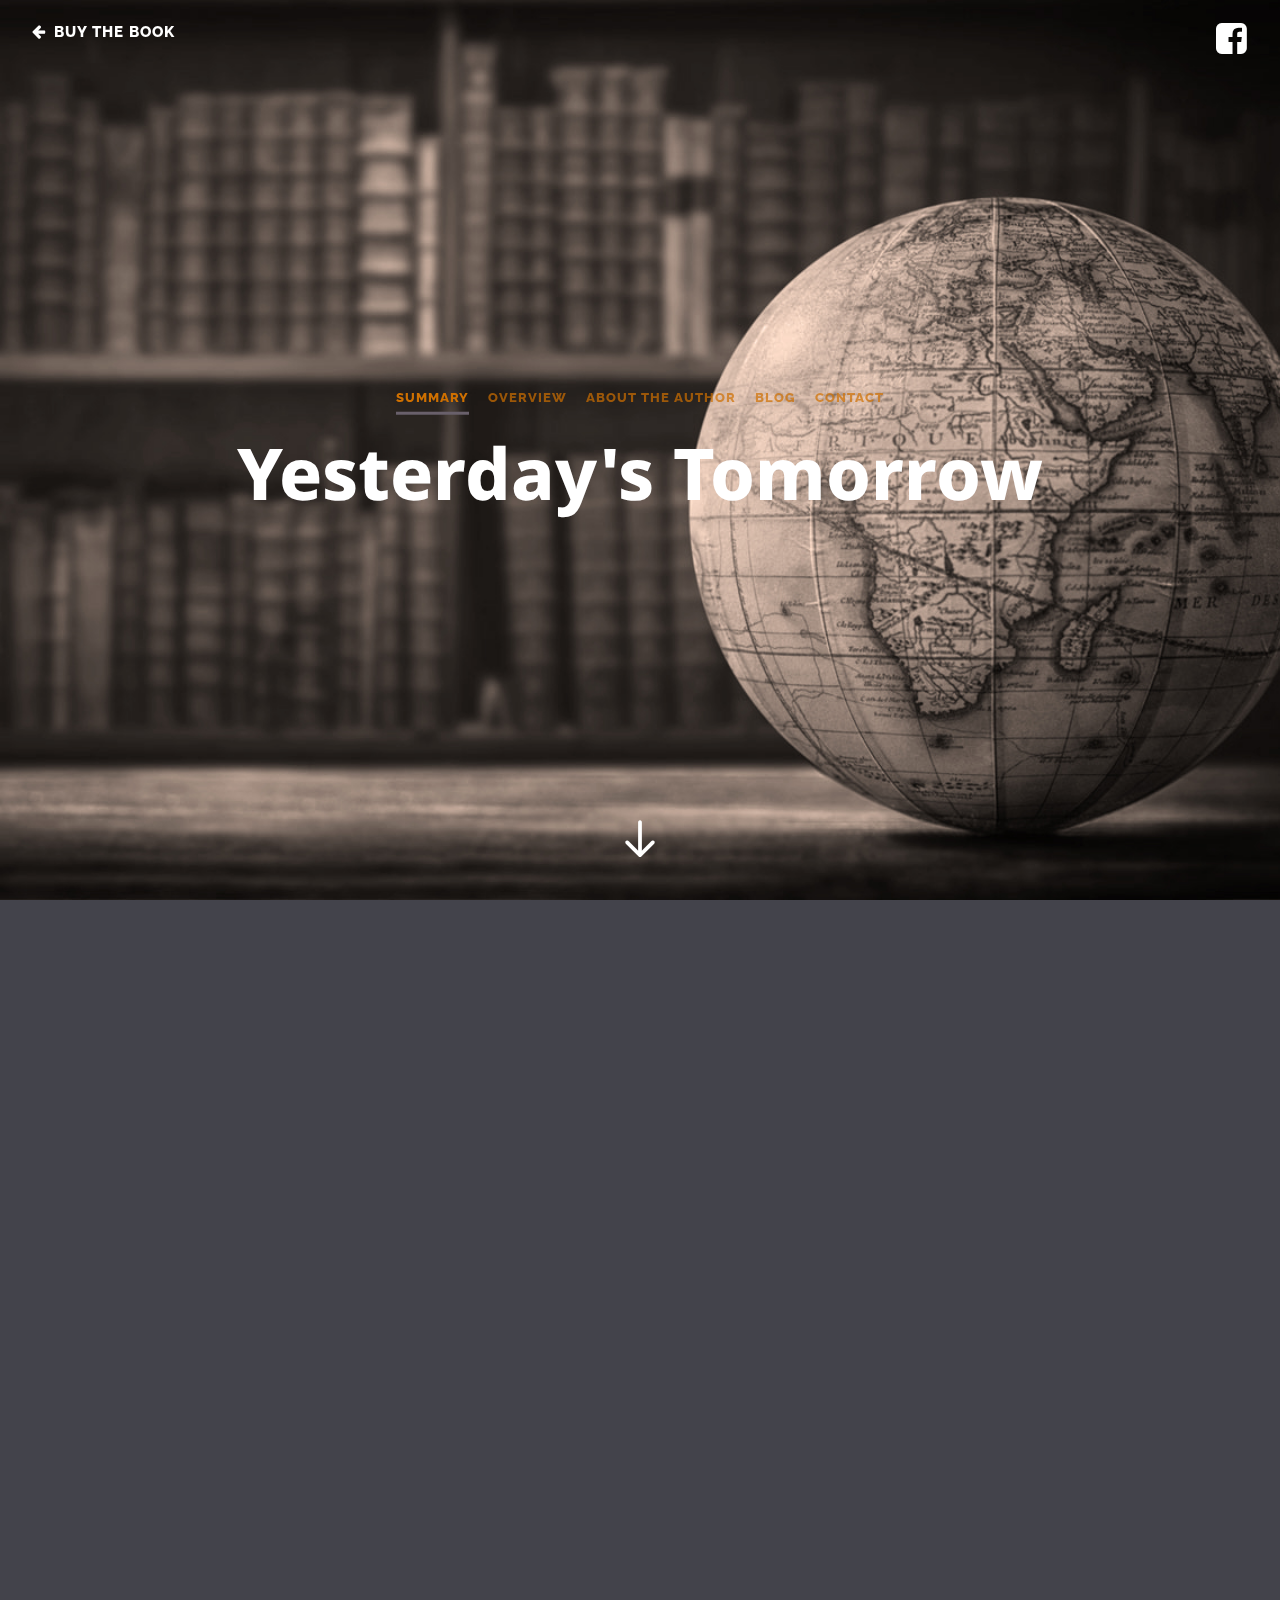
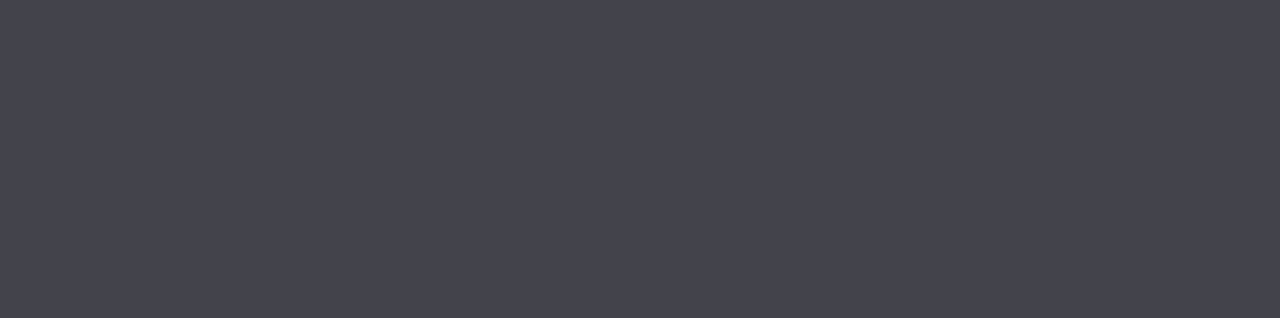
<file: index.html>
<!DOCTYPE html>
<html lang="en" class="no-js">

<head>
	<meta charset="UTF-8" />
	
	<meta name="viewport" content="width=device-width, initial-scale=1">
	<title>Guy Rosmarin | Yesterday's Tomorrow </title>

	<link rel="icon" href="img/YT1.png" type="image/gif" sizes="16x16">

	<link rel="stylesheet" type="text/css" href="css/normalize.css" />
	<link rel="stylesheet" type="text/css" href="css/demo.css" />
	<link rel="stylesheet" type="text/css" href="css/component.css" />

	<link href="https://fonts.googleapis.com/css?family=Noto+Sans" rel="stylesheet">

	<link rel='stylesheet' href='https://cdnjs.cloudflare.com/ajax/libs/font-awesome/4.4.0/css/font-awesome.min.css'>

	<script id="mcjs">!function(c,h,i,m,p){m=c.createElement(h),p=c.getElementsByTagName(h)[0],m.async=1,m.src=i,p.parentNode.insertBefore(m,p)}(document,"script","https://chimpstatic.com/mcjs-connected/js/users/a9400caf8e9868efc45e3f783/1a6da5242b6399dff938c5eaa.js");</script>

	<!--[if IE]>
  		<script src="http://html5shiv.googlecode.com/svn/trunk/html5.js"></script>
		<![endif]-->
</head>

<body class="demo-1">
	<div id="container" class="container intro-effect-push">
		<!-- Top Navigation -->
		<div class="codrops-top clearfix">
			<a class="codrops-icon codrops-icon-prev" href="https://store.bookbaby.com/book/Yesterdays-Tomorrow" target="_blank"><span>Buy
					the Book</span></a>

					<span class="right"><a href="https://www.facebook.com/guyrosmarinbook"><span><i class="fa fa-facebook-square" style="font-size:36px"></i></span></a></span>

		</div>
		<header class="header">
			<div class="bg-img"><img src="img/7-2.jpg" alt="Background Image" /></div>
			<div class="title">
				<nav class="codrops-demos">
					<a class="current-demo" href="index.html">Summary</a>
					<a href="overview.html">Overview</a>

					<a href="about.html">About the Author</a>

					<a href="blog.html">Blog</a>
					<a href="contact.html">Contact</a>

				</nav>
				<h1>Yesterday's Tomorrow</h1>
			</div>
		</header>
		<button class="trigger"><span>Trigger</span></button>
		<div class="title">
			<nav class="codrops-demos">
				<a href="index.html">Summary</a>
				<a href="overview.html">Overview</a>

				<a href="about.html">About the Author</a>

				<a href="blog.html">Blog</a>
				<a href="contact.html">Contact</a>
			</nav>
			<h1>Yesterday's Tomorrow</h1>
			<p class="subline">Summary</p>

		</div>
		<article class="content">
			<div>
				<p></p>
				<p>Harvard historian Andy Spencer has spent his career struggling to unravel the truth behind the Third Reich
					downfall. On Spring 2001, his research is on the verge of a breakthrough, but life takes a mysterious turn.</p>
				<p>Right before sending his class off to spring break, professor Spencer blacks out. The lights suddenly turn off.
					It turns out it’s in his head. Locked out of all his senses, Andy floats in complete darkness for what seems like
					hours, but when he regains his eyesight, he realizes the ordeal was instantaneous. Though he chooses to dismiss
					the odd episode as a one-time neural glitch, it is only a sign for what is yet to follow.</p>
				<p>The next day he is in the jungles of Costa Rica, trying to land himself an interview with one of the last living
					witnesses who could support his ground-breaking theory. When they finally meet, the old ex-Nazi commandant swears
					he recognizes Andy from the war and collapses before giving him anything of substance. </p>
				<p>Exhausted and empty handed, Andy returns to his Boston apartment. He wishes for nothing more than a good night
					sleep, but the minute he shuts his eyes, he falls through the same dark tunnel he did earlier that week. Only this
					time, when he reaches the light at the end, he finds himself in a raging battlefield, entrapped in a trench with a
					group of Czech resistance fighters surrounded by a Wehrmacht battalion. A massive explosion sends him back to his
					bedroom. It’s JUST A DREAM, he sighs, but when he falls asleep again, he is back at the same place to face the
					devastation - the entire company of Czech fighters he has just met few minutes earlier is wiped out by the blast.</p>
				<p>For the next five nights, Andy keeps returning to war torn Europe sixty years in the past in a timeline parallel
					to his present-day life. Everything he experiences in the dream registers in his mind with such clarity and
					realism, it feels more like he’s living an alternate reality in his sleep. Andy fears it’s a sign he is losing his
					sanity, but every visit brings fresh revelations and clues that connect his dream world with the real world,
					assuring him there’s more to it than just a mental disorder.</p>
			</div>


			<!-- /container -->
			<script src="js/classie.js"></script>
			<script>
				(function () {

					// detect if IE : from http://stackoverflow.com/a/16657946		
					var ie = (function () {
						var undef, rv = -1; // Return value assumes failure.
						var ua = window.navigator.userAgent;
						var msie = ua.indexOf('MSIE ');
						var trident = ua.indexOf('Trident/');

						if (msie > 0) {
							// IE 10 or older => return version number
							rv = parseInt(ua.substring(msie + 5, ua.indexOf('.', msie)), 10);
						} else if (trident > 0) {
							// IE 11 (or newer) => return version number
							var rvNum = ua.indexOf('rv:');
							rv = parseInt(ua.substring(rvNum + 3, ua.indexOf('.', rvNum)), 10);
						}

						return ((rv > -1) ? rv : undef);
					}());


					// disable/enable scroll (mousewheel and keys) from http://stackoverflow.com/a/4770179					
					// left: 37, up: 38, right: 39, down: 40,
					// spacebar: 32, pageup: 33, pagedown: 34, end: 35, home: 36
					var keys = [32, 37, 38, 39, 40],
						wheelIter = 0;

					function preventDefault(e) {
						e = e || window.event;
						if (e.preventDefault)
							e.preventDefault();
						e.returnValue = false;
					}

					function keydown(e) {
						for (var i = keys.length; i--;) {
							if (e.keyCode === keys[i]) {
								preventDefault(e);
								return;
							}
						}
					}

					function touchmove(e) {
						preventDefault(e);
					}

					function wheel(e) {
						// for IE 
						//if( ie ) {
						//preventDefault(e);
						//}
					}

					function disable_scroll() {
						window.onmousewheel = document.onmousewheel = wheel;
						document.onkeydown = keydown;
						document.body.ontouchmove = touchmove;
					}

					function enable_scroll() {
						window.onmousewheel = document.onmousewheel = document.onkeydown = document.body.ontouchmove = null;
					}

					var docElem = window.document.documentElement,
						scrollVal,
						isRevealed,
						noscroll,
						isAnimating,
						container = document.getElementById('container'),
						trigger = container.querySelector('button.trigger');

					function scrollY() {
						return window.pageYOffset || docElem.scrollTop;
					}

					function scrollPage() {
						scrollVal = scrollY();

						if (noscroll && !ie) {
							if (scrollVal < 0) return false;
							// keep it that way
							window.scrollTo(0, 0);
						}

						if (classie.has(container, 'notrans')) {
							classie.remove(container, 'notrans');
							return false;
						}

						if (isAnimating) {
							return false;
						}

						if (scrollVal <= 0 && isRevealed) {
							toggle(0);
						} else if (scrollVal > 0 && !isRevealed) {
							toggle(1);
						}
					}

					function toggle(reveal) {
						isAnimating = true;

						if (reveal) {
							classie.add(container, 'modify');
						} else {
							noscroll = true;
							disable_scroll();
							classie.remove(container, 'modify');
						}

						// simulating the end of the transition:
						setTimeout(function () {
							isRevealed = !isRevealed;
							isAnimating = false;
							if (reveal) {
								noscroll = false;
								enable_scroll();
							}
						}, 1200);
					}

					// refreshing the page...
					var pageScroll = scrollY();
					noscroll = pageScroll === 0;

					disable_scroll();

					if (pageScroll) {
						isRevealed = true;
						classie.add(container, 'notrans');
						classie.add(container, 'modify');
					}

					window.addEventListener('scroll', scrollPage);
					trigger.addEventListener('click', function () {
						toggle('reveal');
					});
				})();
			</script>



</body>

</html>
</file>
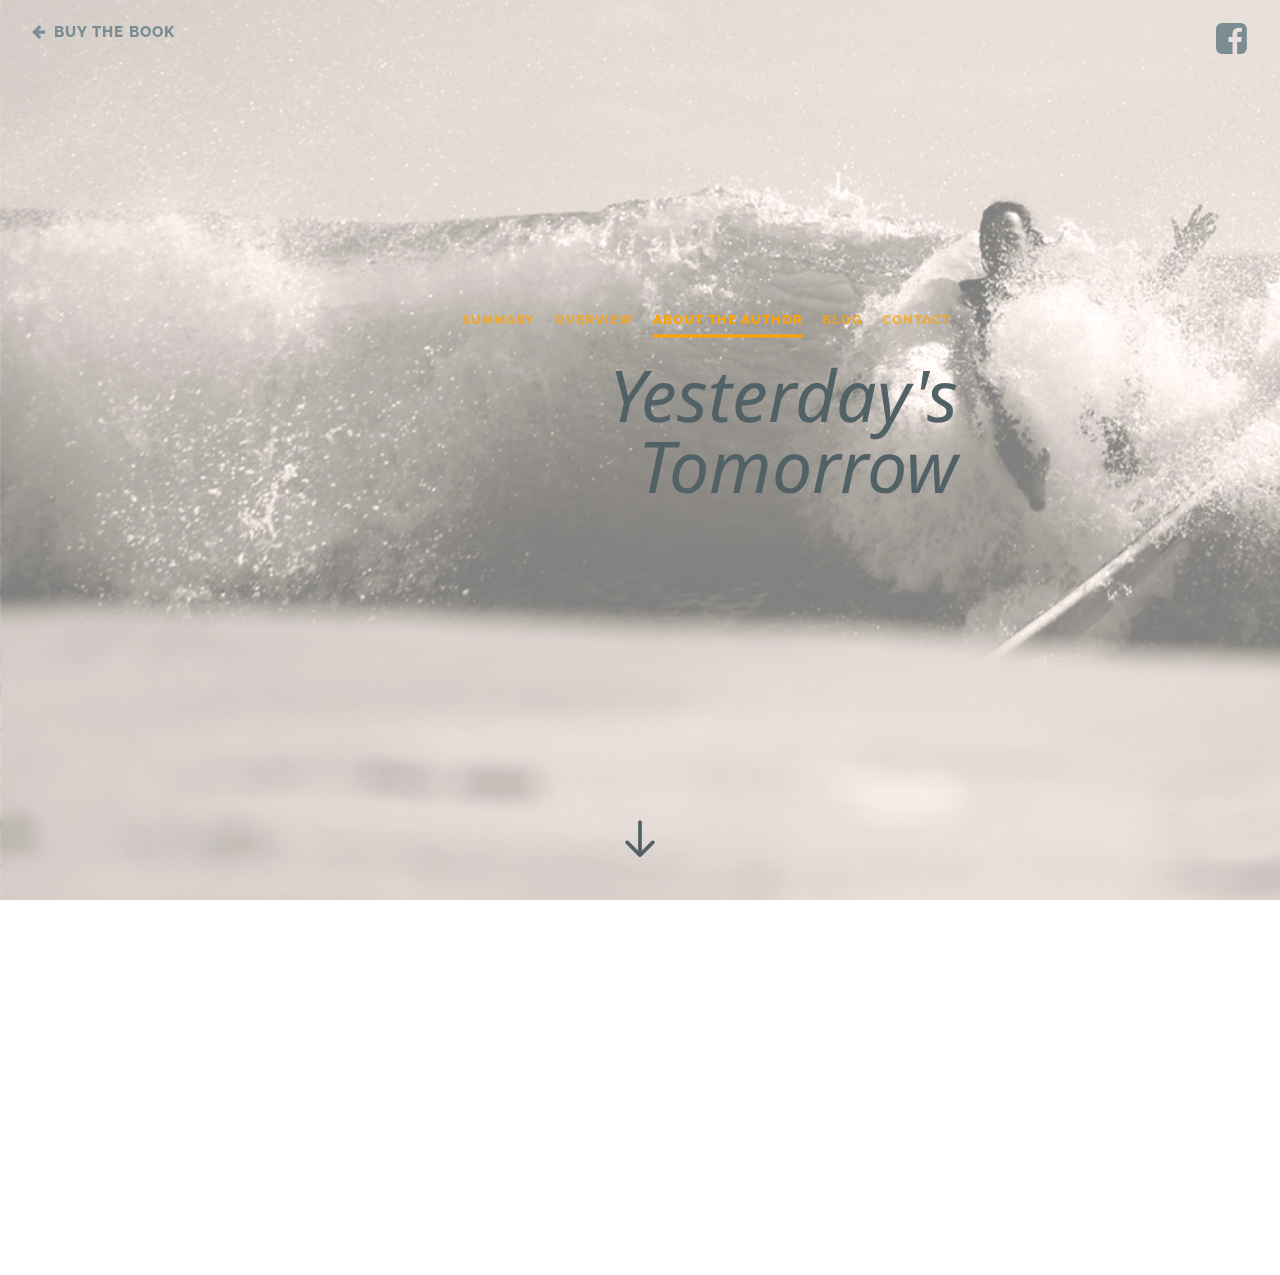
<file: about.html>
<!DOCTYPE html>
<html lang="en" class="no-js">

<head>
	<meta charset="UTF-8" />
	
	<meta name="viewport" content="width=device-width, initial-scale=1">
	<title>Guy Rosmarin | Yesterday's Tomorrow</title>


	<meta name="author" content="Codrops" />
	<link rel="icon" href="img/YT1.png" type="image/gif" sizes="16x16">

	<link rel="stylesheet" type="text/css" href="css/normalize.css" />
	<link rel="stylesheet" type="text/css" href="css/demo.css" />
	<link rel="stylesheet" type="text/css" href="css/component.css" />

	<link href="https://fonts.googleapis.com/css?family=Noto+Sans" rel="stylesheet">

	<link rel='stylesheet' href='https://cdnjs.cloudflare.com/ajax/libs/font-awesome/4.4.0/css/font-awesome.min.css'>

	<!--[if IE]>
  		<script src="http://html5shiv.googlecode.com/svn/trunk/html5.js"></script>
		<![endif]-->
</head>

<body class="demo-4">
	<div id="container" class="container intro-effect-side">
		<!-- Top Navigation -->
		<div class="codrops-top clearfix">
			<a class="codrops-icon codrops-icon-prev" href="https://store.bookbaby.com/book/Yesterdays-Tomorrow" target="_blank"><span>Buy
					the Book</span></a>

					<span class="right"><a href="https://www.facebook.com/guyrosmarinbook"><span><i class="fa fa-facebook-square" style="font-size:36px"></i></span></a></span>

		</div>
		<header class="header">
			<div class="bg-img"><img src="img/4-2.jpg" alt="Background Image" /></div>
			<div class="title">
				<nav class="codrops-demos">
					<a href="index.html">Summary</a>
					<a href="overview.html">Overview</a>

					<a class="current-demo" href="about.html">About the Author</a>

					<a href="blog.html">Blog</a>
					<a href="contact.html">Contact</a>

				</nav>
				<h1>Yesterday's Tomorrow</h1>
				<p class="subline">Biography</p>

			</div>
		</header>
		<button class="trigger" data-info=""><span>Trigger</span></button>
		<article class="content">
			<div>
				<p></p>
				<p>Guy Rosmarin. Surfer. Father of two. Husband of one. Post production audio engineer. Lover of music - from Bach
					to Pearl Jam and much in between. Plays a black and white Strat. World traveler - backpacked south America,
					launched a spiritual journey in India, learned to scuba in Honduras, found the perfect beach in Thailand, and
					surfed the perfect wave in Costa Rica. In constant search of his inner voice, he often struggles to find the right
					words, but on good days they end up finding him.
				</p>


				</section>
			</div><!-- /container -->
			<script src="js/classie.js"></script>
			<script>
				(function () {

					// detect if IE : from http://stackoverflow.com/a/16657946		
					var ie = (function () {
						var undef, rv = -1; // Return value assumes failure.
						var ua = window.navigator.userAgent;
						var msie = ua.indexOf('MSIE ');
						var trident = ua.indexOf('Trident/');

						if (msie > 0) {
							// IE 10 or older => return version number
							rv = parseInt(ua.substring(msie + 5, ua.indexOf('.', msie)), 10);
						} else if (trident > 0) {
							// IE 11 (or newer) => return version number
							var rvNum = ua.indexOf('rv:');
							rv = parseInt(ua.substring(rvNum + 3, ua.indexOf('.', rvNum)), 10);
						}

						return ((rv > -1) ? rv : undef);
					}());


					// disable/enable scroll (mousewheel and keys) from http://stackoverflow.com/a/4770179					
					// left: 37, up: 38, right: 39, down: 40,
					// spacebar: 32, pageup: 33, pagedown: 34, end: 35, home: 36
					var keys = [32, 37, 38, 39, 40],
						wheelIter = 0;

					function preventDefault(e) {
						e = e || window.event;
						if (e.preventDefault)
							e.preventDefault();
						e.returnValue = false;
					}

					function keydown(e) {
						for (var i = keys.length; i--;) {
							if (e.keyCode === keys[i]) {
								preventDefault(e);
								return;
							}
						}
					}

					function touchmove(e) {
						preventDefault(e);
					}

					function wheel(e) {
						// for IE 
						//if( ie ) {
						//preventDefault(e);
						//}
					}

					function disable_scroll() {
						window.onmousewheel = document.onmousewheel = wheel;
						document.onkeydown = keydown;
						document.body.ontouchmove = touchmove;
					}

					function enable_scroll() {
						window.onmousewheel = document.onmousewheel = document.onkeydown = document.body.ontouchmove = null;
					}

					var docElem = window.document.documentElement,
						scrollVal,
						isRevealed,
						noscroll,
						isAnimating,
						container = document.getElementById('container'),
						trigger = container.querySelector('button.trigger');

					function scrollY() {
						return window.pageYOffset || docElem.scrollTop;
					}

					function scrollPage() {
						scrollVal = scrollY();

						if (noscroll && !ie) {
							if (scrollVal < 0) return false;
							// keep it that way
							window.scrollTo(0, 0);
						}

						if (classie.has(container, 'notrans')) {
							classie.remove(container, 'notrans');
							return false;
						}

						if (isAnimating) {
							return false;
						}

						if (scrollVal <= 0 && isRevealed) {
							toggle(0);
						} else if (scrollVal > 0 && !isRevealed) {
							toggle(1);
						}
					}

					function toggle(reveal) {
						isAnimating = true;

						if (reveal) {
							classie.add(container, 'modify');
						} else {
							noscroll = true;
							disable_scroll();
							classie.remove(container, 'modify');
						}

						// simulating the end of the transition:
						setTimeout(function () {
							isRevealed = !isRevealed;
							isAnimating = false;
							if (reveal) {
								noscroll = false;
								enable_scroll();
							}
						}, 600);
					}

					// refreshing the page...
					var pageScroll = scrollY();
					noscroll = pageScroll === 0;

					disable_scroll();

					if (pageScroll) {
						isRevealed = true;
						classie.add(container, 'notrans');
						classie.add(container, 'modify');
					}

					window.addEventListener('scroll', scrollPage);
					trigger.addEventListener('click', function () {
						toggle('reveal');
					});
				})();
			</script>

			
</body>

</html>
</file>
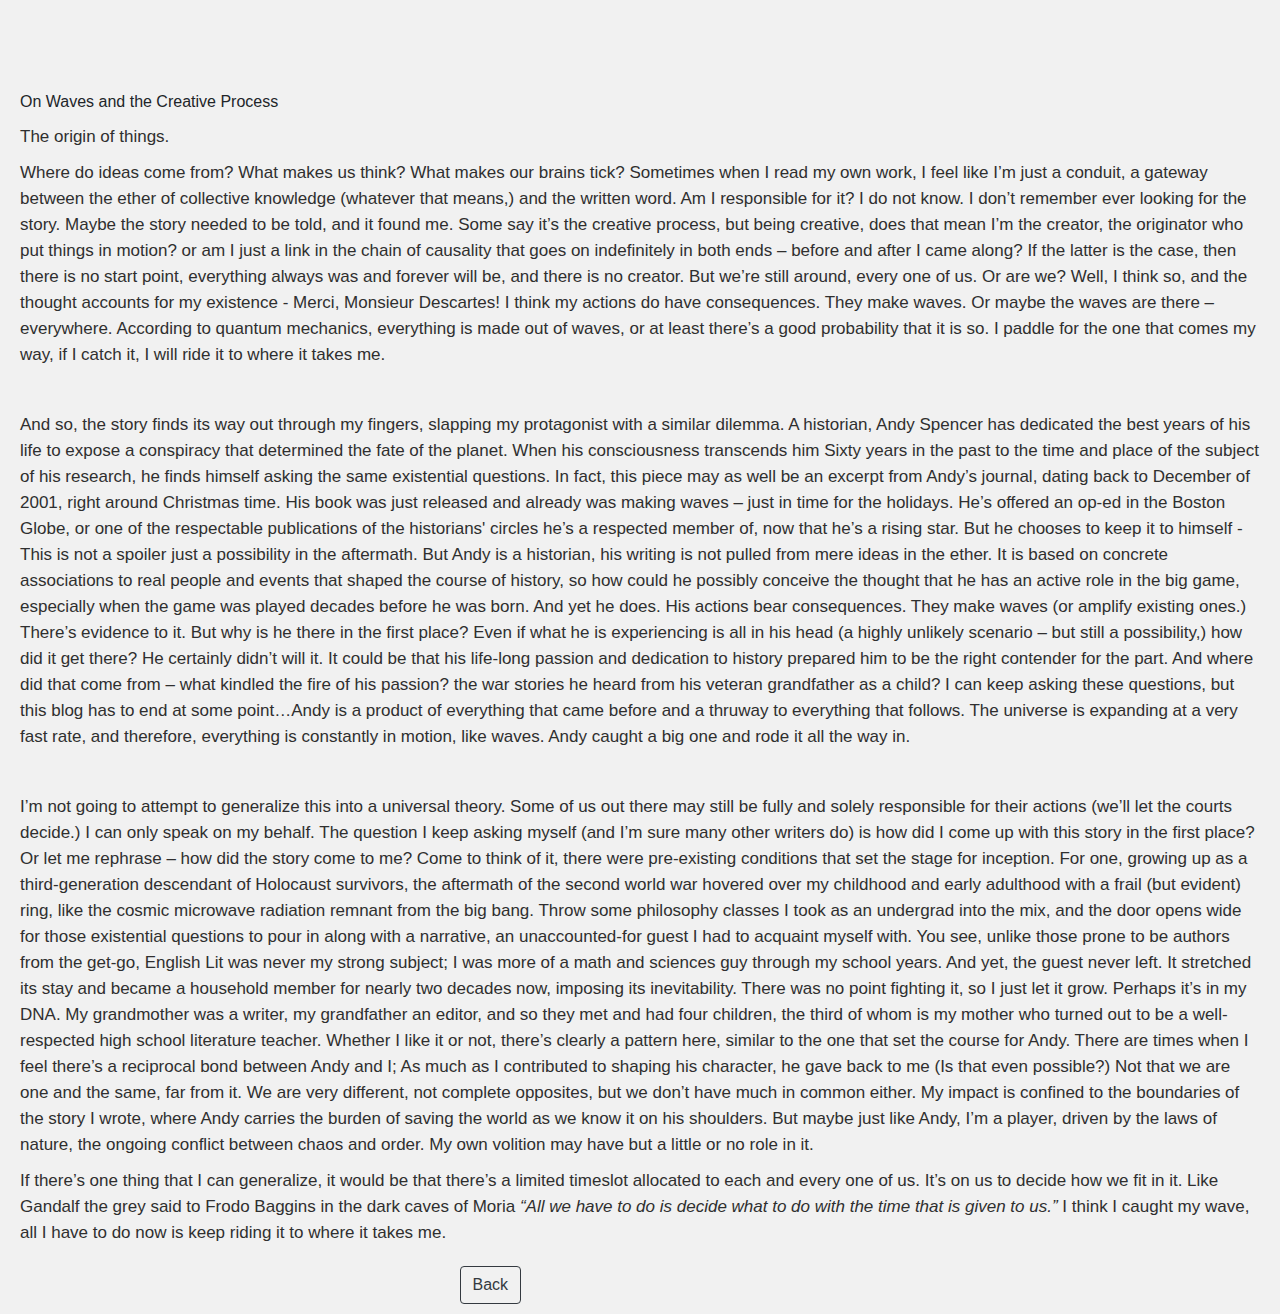
<file: blog 1.html>
<!DOCTYPE html>
<html lang="en" class="no-js">

<head>
	<meta charset="UTF-8" />
	<meta name="viewport" content="width=device-width, initial-scale=1">
	<title>Guy Rosmarin | Yesterday's Tomorrow </title>
	<meta name="description" content="Inspiration for Article Intro Effects" />
	<meta name="keywords" content="title, header, effect, scroll, inspiration, medium, web design" />

	<link rel="icon" href="img/YT1.png" type="image/gif" sizes="16x16">

	<link rel="stylesheet" type="text/css" href="css/normalize.css" />
	<link rel="stylesheet" type="text/css" href="css/demo.css" />
	<link rel="stylesheet" type="text/css" href="css/component.css" />

	<link href="https://fonts.googleapis.com/css?family=Noto+Sans" rel="stylesheet">

	<link rel='stylesheet' href='https://cdnjs.cloudflare.com/ajax/libs/font-awesome/4.4.0/css/font-awesome.min.css'>
	
	<link rel="stylesheet" href="https://maxcdn.bootstrapcdn.com/bootstrap/4.0.0/css/bootstrap.min.css" >
  
  
  <link rel="stylesheet" href="css/style1.css">

	<!--[if IE]>
					<script src="http://html5shiv.googlecode.com/svn/trunk/html5.js"></script>
				<![endif]-->
</head>

<body class="blog">
 
    

		<div class="item-title">On Waves and the Creative Process</div>
		<p>The origin of things.<br></p> <p>Where do ideas come from? What makes us think? What makes our brains tick? Sometimes when I read my own work, I feel like I’m just a conduit, a gateway between the ether of collective knowledge (whatever that means,) and the written word. Am I responsible for it? I do not know. I don’t remember ever looking for the story. Maybe the story needed to be told, and it found me. Some say it’s the creative process, but being creative, does that mean I’m the creator, the originator who put things in motion? or am I just a link in the chain of causality that goes on indefinitely in both ends – before and after I came along? If the latter is the case, then there is no start point, everything always was and forever will be, and there is no creator. But we’re still around, every one of us. Or are we? Well, I think so, and the thought accounts for my existence - Merci, Monsieur Descartes! I think my actions do have consequences. They make waves. Or maybe the waves are there – everywhere. According to quantum mechanics, everything is made out of waves, or at least there’s a good probability that it is so. I paddle for the one that comes my way, if I catch it, I will ride it to where it takes me.</p>  <br>
					<p>And so, the story finds its way out through my fingers, slapping my protagonist with a similar dilemma. A historian, Andy Spencer has dedicated the best years of his life to expose a conspiracy that determined the fate of the planet. When his consciousness transcends him Sixty years in the past to the time and place of the subject of his research, he finds himself asking the same existential questions. In fact, this piece may as well be an excerpt from Andy’s journal, dating back to December of 2001, right around Christmas time. His book was just released and already was making waves – just in time for the holidays. He’s offered an op-ed in the Boston Globe, or one of the respectable publications of the historians' circles he’s a respected member of, now that he’s a rising star. But he chooses to keep it to himself - This is not a spoiler just a possibility in the aftermath. But Andy is a historian, his writing is not pulled from mere ideas in the ether. It is based on concrete associations to real people and events that shaped the course of history, so how could he possibly conceive the thought that he has an active role in the big game, especially when the game was played decades before he was born. And yet he does. His actions bear consequences. They make waves (or amplify existing ones.) There’s evidence to it. But why is he there in the first place? Even if what he is experiencing is all in his head (a highly unlikely scenario – but still a possibility,) how did it get there? He certainly didn’t will it. It could be that his life-long passion and dedication to history prepared him to be the right contender for the part. And where did that come from – what kindled the fire of his passion? the war stories he heard from his veteran grandfather as a child? I can keep asking these questions, but this blog has to end at some point…Andy is a product of everything that came before and a thruway to everything that follows. The universe is expanding at a very fast rate, and therefore, everything is constantly in motion, like waves. Andy caught a big one and rode it all the way in. </p><br>
					<p>I’m not going to attempt to generalize this into a universal theory. Some of us out there may still be fully and solely responsible for their actions (we’ll let the courts decide.) I can only speak on my behalf. The question I keep asking myself (and I’m sure many other writers do) is how did I come up with this story in the first place? Or let me rephrase – how did the story come to me? Come to think of it, there were pre-existing conditions that set the stage for inception. For one, growing up as a third-generation descendant of Holocaust survivors, the aftermath of the second world war hovered over my childhood and early adulthood with a frail (but evident) ring, like the cosmic microwave radiation remnant from the big bang. Throw some philosophy classes I took as an undergrad into the mix, and the door opens wide for those existential questions to pour in along with a narrative, an unaccounted-for guest I had to acquaint myself with. You see, unlike those prone to be authors from the get-go, English Lit was never my strong subject; I was more of a math and sciences guy through my school years. And yet, the guest never left. It stretched its stay and became a household member for nearly two decades now, imposing its inevitability. There was no point fighting it, so I just let it grow. Perhaps it’s in my DNA. My grandmother was a writer, my grandfather an editor, and so they met and had four children, the third of whom is my mother who turned out to be a well-respected high school literature teacher. Whether I like it or not, there’s clearly a pattern here, similar to the one that set the course for Andy. There are times when I feel there’s a reciprocal bond between Andy and I; As much as I contributed to shaping his character, he gave back to me (Is that even possible?) Not that we are one and the same, far from it. We are very different, not complete opposites, but we don’t have much in common either. My impact is confined to the boundaries of the story I wrote, where Andy carries the burden of saving the world as we know it on his shoulders. But maybe just like Andy, I’m a player, driven by the laws of nature, the ongoing conflict between chaos and order. My own volition
				 may have but a little or no role in it. </p>
					<p>If there’s one thing that I can generalize, it would be that there’s a limited timeslot allocated to each and every one of us. It’s on us to decide how we fit in it. Like Gandalf the grey said to Frodo Baggins in the dark caves of Moria<i> “All we have to do is decide what to do with the time that is given to us.”</i> I think I caught my wave, all I have to do now is keep riding it to where it takes me.<br>
			</p>



			<div class="row justify-content-center">
					<div class="column">

			<a href="./blog.html" class="btn btn-outline-dark">Back</a>
</div>
</div>

	</div>
			<script src="js/classie.js"></script>
			<script>
				(function () {

					// detect if IE : from http://stackoverflow.com/a/16657946		
					var ie = (function () {
						var undef, rv = -1; // Return value assumes failure.
						var ua = window.navigator.userAgent;
						var msie = ua.indexOf('MSIE ');
						var trident = ua.indexOf('Trident/');

						if (msie > 0) {
							// IE 10 or older => return version number
							rv = parseInt(ua.substring(msie + 5, ua.indexOf('.', msie)), 10);
						} else if (trident > 0) {
							// IE 11 (or newer) => return version number
							var rvNum = ua.indexOf('rv:');
							rv = parseInt(ua.substring(rvNum + 3, ua.indexOf('.', rvNum)), 10);
						}

						return ((rv > -1) ? rv : undef);
					}());


					// disable/enable scroll (mousewheel and keys) from http://stackoverflow.com/a/4770179					
					// left: 37, up: 38, right: 39, down: 40,
					// spacebar: 32, pageup: 33, pagedown: 34, end: 35, home: 36
					var keys = [32, 37, 38, 39, 40],
						wheelIter = 0;

					function preventDefault(e) {
						e = e || window.event;
						if (e.preventDefault)
							e.preventDefault();
						e.returnValue = false;
					}

					function keydown(e) {
						for (var i = keys.length; i--;) {
							if (e.keyCode === keys[i]) {
								preventDefault(e);
								return;
							}
						}
					}

					function touchmove(e) {
						preventDefault(e);
					}

					function wheel(e) {
						// for IE 
						//if( ie ) {
						//preventDefault(e);
						//}
					}

					function disable_scroll() {
						window.onmousewheel = document.onmousewheel = wheel;
						document.onkeydown = keydown;
						document.body.ontouchmove = touchmove;
					}

					function enable_scroll() {
						window.onmousewheel = document.onmousewheel = document.onkeydown = document.body.ontouchmove = null;
					}

					var docElem = window.document.documentElement,
						scrollVal,
						isRevealed,
						noscroll,
						isAnimating,
						container = document.getElementById('container'),
						trigger = container.querySelector('button.trigger');

					function scrollY() {
						return window.pageYOffset || docElem.scrollTop;
					}

					function scrollPage() {
						scrollVal = scrollY();

						if (noscroll && !ie) {
							if (scrollVal < 0) return false;
							// keep it that way
							window.scrollTo(0, 0);
						}

						if (classie.has(container, 'notrans')) {
							classie.remove(container, 'notrans');
							return false;
						}

						if (isAnimating) {
							return false;
						}

						if (scrollVal <= 0 && isRevealed) {
							toggle(0);
						} else if (scrollVal > 0 && !isRevealed) {
							toggle(1);
						}
					}

					function toggle(reveal) {
						isAnimating = true;

						if (reveal) {
							classie.add(container, 'modify');
						} else {
							noscroll = true;
							disable_scroll();
							classie.remove(container, 'modify');
						}

						// simulating the end of the transition:
						setTimeout(function () {
							isRevealed = !isRevealed;
							isAnimating = false;
							if (reveal) {
								noscroll = false;
								enable_scroll();
							}
						}, 600);
					}

					// refreshing the page...
					var pageScroll = scrollY();
					noscroll = pageScroll === 0;

					disable_scroll();

					if (pageScroll) {
						isRevealed = true;
						classie.add(container, 'notrans');
						classie.add(container, 'modify');
					}

					window.addEventListener('scroll', scrollPage);
					trigger.addEventListener('click', function () {
						toggle('reveal');
					});
				})();
			</script>

<script src="//cdnjs.cloudflare.com/ajax/libs/jquery/2.1.3/jquery.min.js"></script>

</body>

</html>
</file>
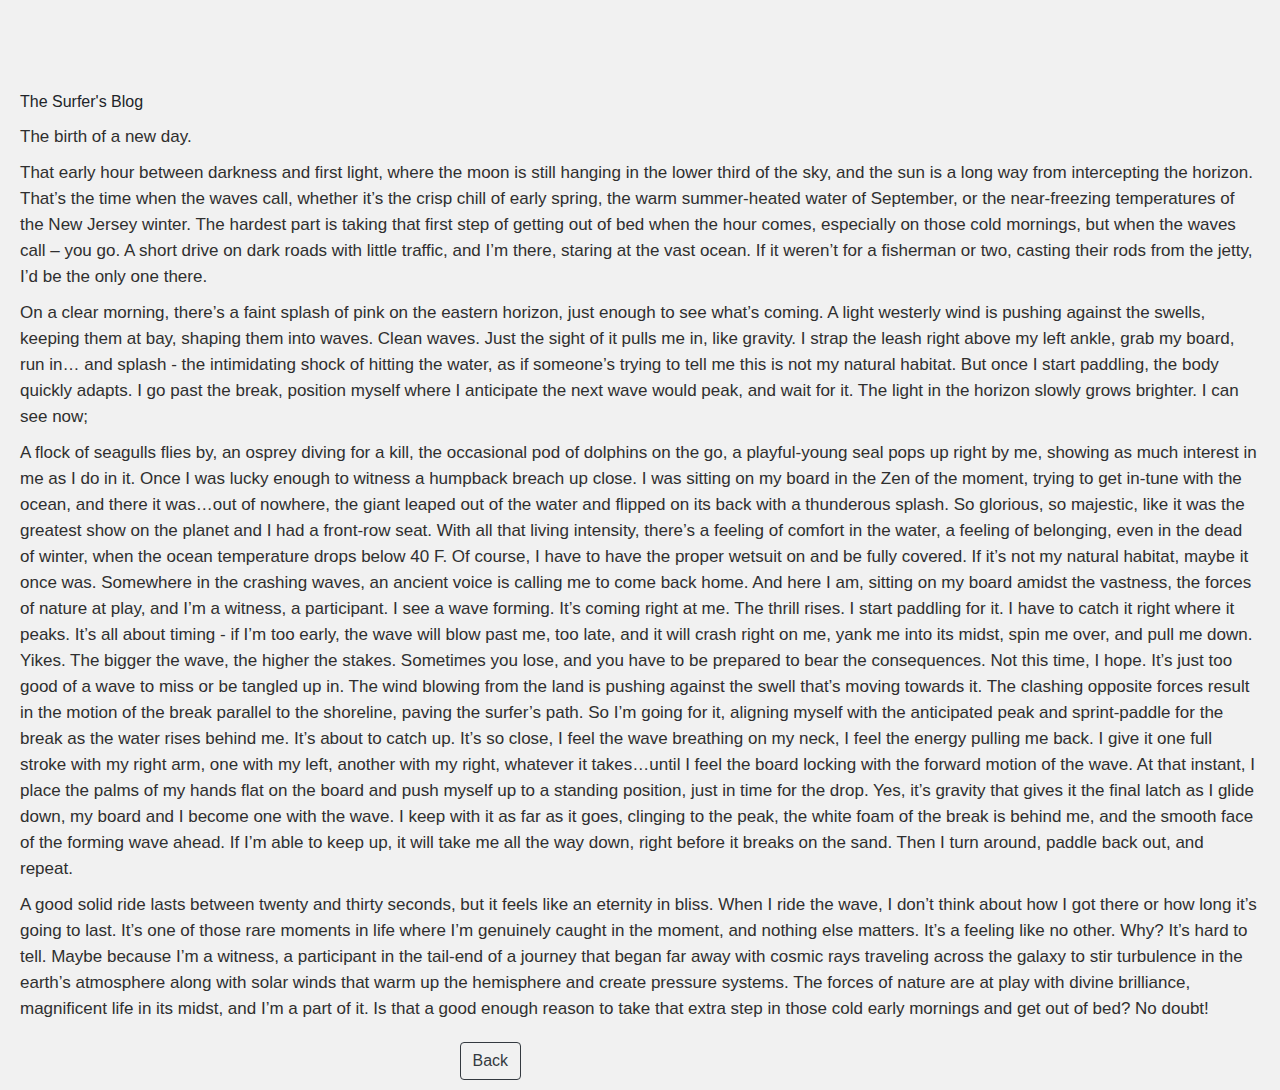
<file: blog 2.html>
<!DOCTYPE html>
<html lang="en" class="no-js">

<head>
	<meta charset="UTF-8" />
	<meta name="viewport" content="width=device-width, initial-scale=1">
	<title>Guy Rosmarin | Yesterday's Tomorrow </title>
	<meta name="description" content="Inspiration for Article Intro Effects" />
	<meta name="keywords" content="title, header, effect, scroll, inspiration, medium, web design" />

	<link rel="icon" href="img/YT1.png" type="image/gif" sizes="16x16">

	<link rel="stylesheet" type="text/css" href="css/normalize.css" />
	<link rel="stylesheet" type="text/css" href="css/demo.css" />
	<link rel="stylesheet" type="text/css" href="css/component.css" />

	<link href="https://fonts.googleapis.com/css?family=Noto+Sans" rel="stylesheet">

	<link rel='stylesheet' href='https://cdnjs.cloudflare.com/ajax/libs/font-awesome/4.4.0/css/font-awesome.min.css'>
	
	<link rel="stylesheet" href="https://maxcdn.bootstrapcdn.com/bootstrap/4.0.0/css/bootstrap.min.css" >
  
  
  <link rel="stylesheet" href="css/style1.css">

	<!--[if IE]>
					<script src="http://html5shiv.googlecode.com/svn/trunk/html5.js"></script>
				<![endif]-->
</head>

<body class="blog">
 
    

		<div class="item-title">The Surfer's Blog</div>
		<p>The birth of a new day.</p> <p>That early hour between darkness and first light, where the moon is still hanging in the lower third of the sky, and the sun is a long way from intercepting the horizon. That’s the time when the waves call, whether it’s the crisp chill of early spring, the warm summer-heated water of September, or the near-freezing temperatures of the New Jersey winter. The hardest part is taking that first step of getting out of bed when the hour comes, especially on those cold mornings, but when the waves call – you go. A short drive on dark roads with little traffic, and I’m there, staring at the vast ocean. If it weren’t for a fisherman or two, casting their rods from the jetty, I’d be the only one there.</p>
		
		<p> On a clear morning, there’s a faint splash of pink on the eastern horizon, just enough to see what’s coming. A light westerly wind is pushing against the swells, keeping them at bay, shaping them into waves. Clean waves. Just the sight of it pulls me in, like gravity. I strap the leash right above my left ankle, grab my board, run in… and splash - the intimidating shock of hitting the water, as if someone’s trying to tell me this is not my natural habitat. But once I start paddling, the body quickly adapts. I go past the break, position myself where I anticipate the next wave would peak, and wait for it. The light in the horizon slowly grows brighter. I can see now;</p>
		<p> A flock of seagulls flies by, an osprey diving for a kill, the occasional pod of dolphins on the go, a playful-young seal pops up right by me, showing as much interest in me as I do in it. Once I was lucky enough to witness a humpback breach up close. I was sitting on my board in the Zen of the moment, trying to get in-tune with the ocean, and there it was…out of nowhere, the giant leaped out of the water and flipped on its back with a thunderous splash. So glorious, so majestic, like it was the greatest show on the planet and I had a front-row seat. With all that living intensity, there’s a feeling of comfort in the water, a feeling of belonging, even in the dead of winter, when the ocean temperature drops below 40 F. Of course, I have to have the proper wetsuit on and be fully covered. If it’s not my natural habitat, maybe it once was. Somewhere in the crashing waves, an ancient voice is calling me to come back home. And here I am, sitting on my board amidst the vastness, the forces of nature at play, and I’m a witness, a participant. I see a wave forming. It’s coming right at me. The thrill rises. I start paddling for it. I have to catch it right where it peaks. It’s all about timing - if I’m too early, the wave will blow past me, too late, and it will crash right on me, yank me into its midst, spin me over, and pull me down. Yikes. The bigger the wave, the higher the stakes. Sometimes you lose, and you have to be prepared to bear the consequences. Not this time, I hope. It’s just too good of a wave to miss or be tangled up in. The wind blowing from the land is pushing against the swell that’s moving towards it. The clashing opposite forces result in the motion of the break parallel to the shoreline, paving the surfer’s path. So I’m going for it, aligning myself with the anticipated peak and sprint-paddle for the break as the water rises behind me. It’s about to catch up. It’s so close, I feel the wave breathing on my neck, I feel the energy pulling me back. I give it one full stroke with my right arm, one with my left, another with my right, whatever it takes…until I feel the board locking with the forward motion of the wave. At that instant, I place the palms of my hands flat on the board and push myself up to a standing position, just in time for the drop. Yes, it’s gravity that gives it the final latch as I glide down, my board and I become one with the wave. I keep with it as far as it goes, clinging to the peak, the white foam of the break is behind me, and the smooth face of the forming wave ahead. If I’m able to keep up, it will take me all the way down, right before it breaks on the sand. Then I turn around, paddle back out, and repeat.</p> <p>A good solid ride lasts between twenty and thirty seconds, but it feels like an eternity in bliss. When I ride the wave, I don’t think about how I got there or how long it’s going to last. It’s one of those rare moments in life where I’m genuinely caught in the moment, and nothing else matters.  It’s a feeling like no other. Why? It’s hard to tell. Maybe because I’m a witness, a participant in the tail-end of a journey that began far away with cosmic rays traveling across the galaxy to stir turbulence in the earth’s atmosphere along with solar winds that warm up the hemisphere and create pressure systems. The forces of nature are at play with divine brilliance, magnificent life in its midst, and I’m a part of it. Is that a good enough reason to take that extra step in those cold early mornings and get out of bed? No doubt! </p> 


	

		<div class="row justify-content-center">
				<div class="column">

		<a href="./blog.html" class="btn btn-outline-dark">Back</a>
</div>
</div>

 </div>
			<script src="js/classie.js"></script>
			<script>
				(function () {

					// detect if IE : from http://stackoverflow.com/a/16657946		
					var ie = (function () {
						var undef, rv = -1; // Return value assumes failure.
						var ua = window.navigator.userAgent;
						var msie = ua.indexOf('MSIE ');
						var trident = ua.indexOf('Trident/');

						if (msie > 0) {
							// IE 10 or older => return version number
							rv = parseInt(ua.substring(msie + 5, ua.indexOf('.', msie)), 10);
						} else if (trident > 0) {
							// IE 11 (or newer) => return version number
							var rvNum = ua.indexOf('rv:');
							rv = parseInt(ua.substring(rvNum + 3, ua.indexOf('.', rvNum)), 10);
						}

						return ((rv > -1) ? rv : undef);
					}());


					// disable/enable scroll (mousewheel and keys) from http://stackoverflow.com/a/4770179					
					// left: 37, up: 38, right: 39, down: 40,
					// spacebar: 32, pageup: 33, pagedown: 34, end: 35, home: 36
					var keys = [32, 37, 38, 39, 40],
						wheelIter = 0;

					function preventDefault(e) {
						e = e || window.event;
						if (e.preventDefault)
							e.preventDefault();
						e.returnValue = false;
					}

					function keydown(e) {
						for (var i = keys.length; i--;) {
							if (e.keyCode === keys[i]) {
								preventDefault(e);
								return;
							}
						}
					}

					function touchmove(e) {
						preventDefault(e);
					}

					function wheel(e) {
						// for IE 
						//if( ie ) {
						//preventDefault(e);
						//}
					}

					function disable_scroll() {
						window.onmousewheel = document.onmousewheel = wheel;
						document.onkeydown = keydown;
						document.body.ontouchmove = touchmove;
					}

					function enable_scroll() {
						window.onmousewheel = document.onmousewheel = document.onkeydown = document.body.ontouchmove = null;
					}

					var docElem = window.document.documentElement,
						scrollVal,
						isRevealed,
						noscroll,
						isAnimating,
						container = document.getElementById('container'),
						trigger = container.querySelector('button.trigger');

					function scrollY() {
						return window.pageYOffset || docElem.scrollTop;
					}

					function scrollPage() {
						scrollVal = scrollY();

						if (noscroll && !ie) {
							if (scrollVal < 0) return false;
							// keep it that way
							window.scrollTo(0, 0);
						}

						if (classie.has(container, 'notrans')) {
							classie.remove(container, 'notrans');
							return false;
						}

						if (isAnimating) {
							return false;
						}

						if (scrollVal <= 0 && isRevealed) {
							toggle(0);
						} else if (scrollVal > 0 && !isRevealed) {
							toggle(1);
						}
					}

					function toggle(reveal) {
						isAnimating = true;

						if (reveal) {
							classie.add(container, 'modify');
						} else {
							noscroll = true;
							disable_scroll();
							classie.remove(container, 'modify');
						}

						// simulating the end of the transition:
						setTimeout(function () {
							isRevealed = !isRevealed;
							isAnimating = false;
							if (reveal) {
								noscroll = false;
								enable_scroll();
							}
						}, 600);
					}

					// refreshing the page...
					var pageScroll = scrollY();
					noscroll = pageScroll === 0;

					disable_scroll();

					if (pageScroll) {
						isRevealed = true;
						classie.add(container, 'notrans');
						classie.add(container, 'modify');
					}

					window.addEventListener('scroll', scrollPage);
					trigger.addEventListener('click', function () {
						toggle('reveal');
					});
				})();
			</script>

<script src="//cdnjs.cloudflare.com/ajax/libs/jquery/2.1.3/jquery.min.js"></script>

</body>

</html>
</file>
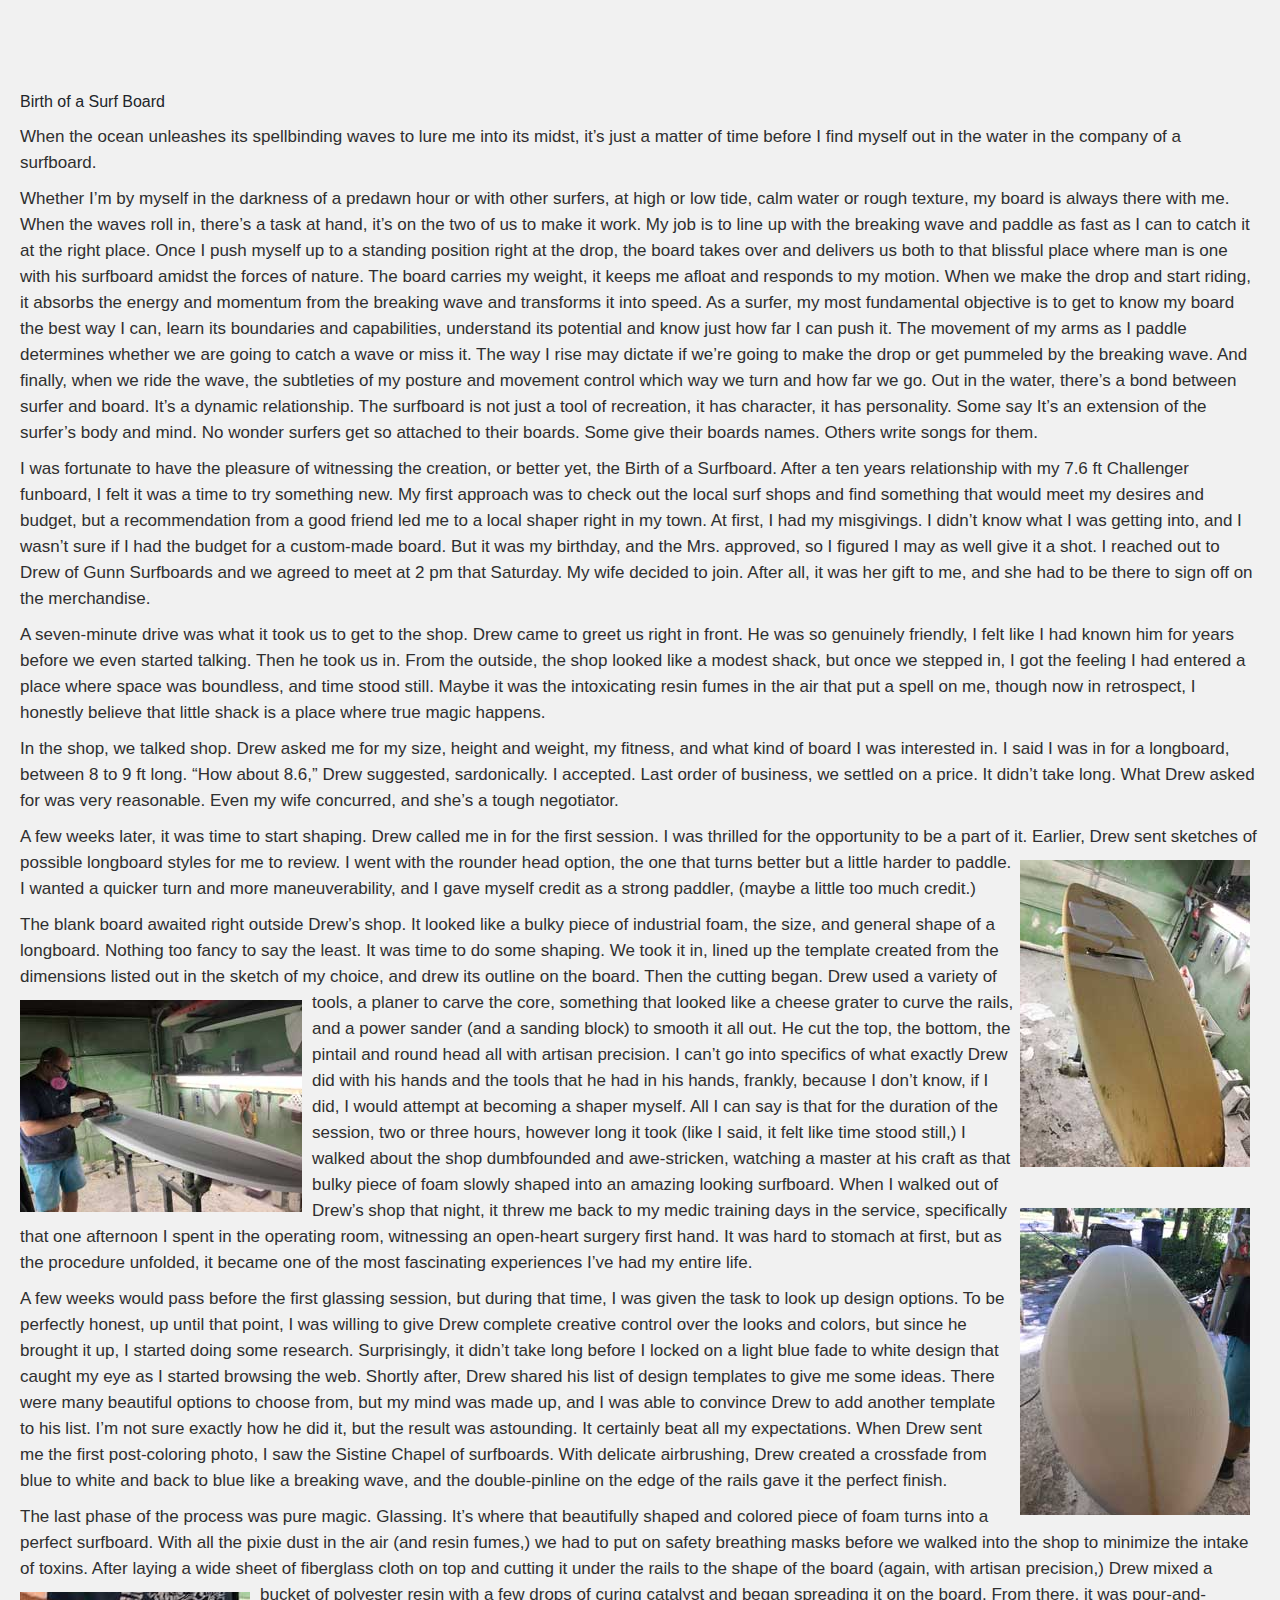
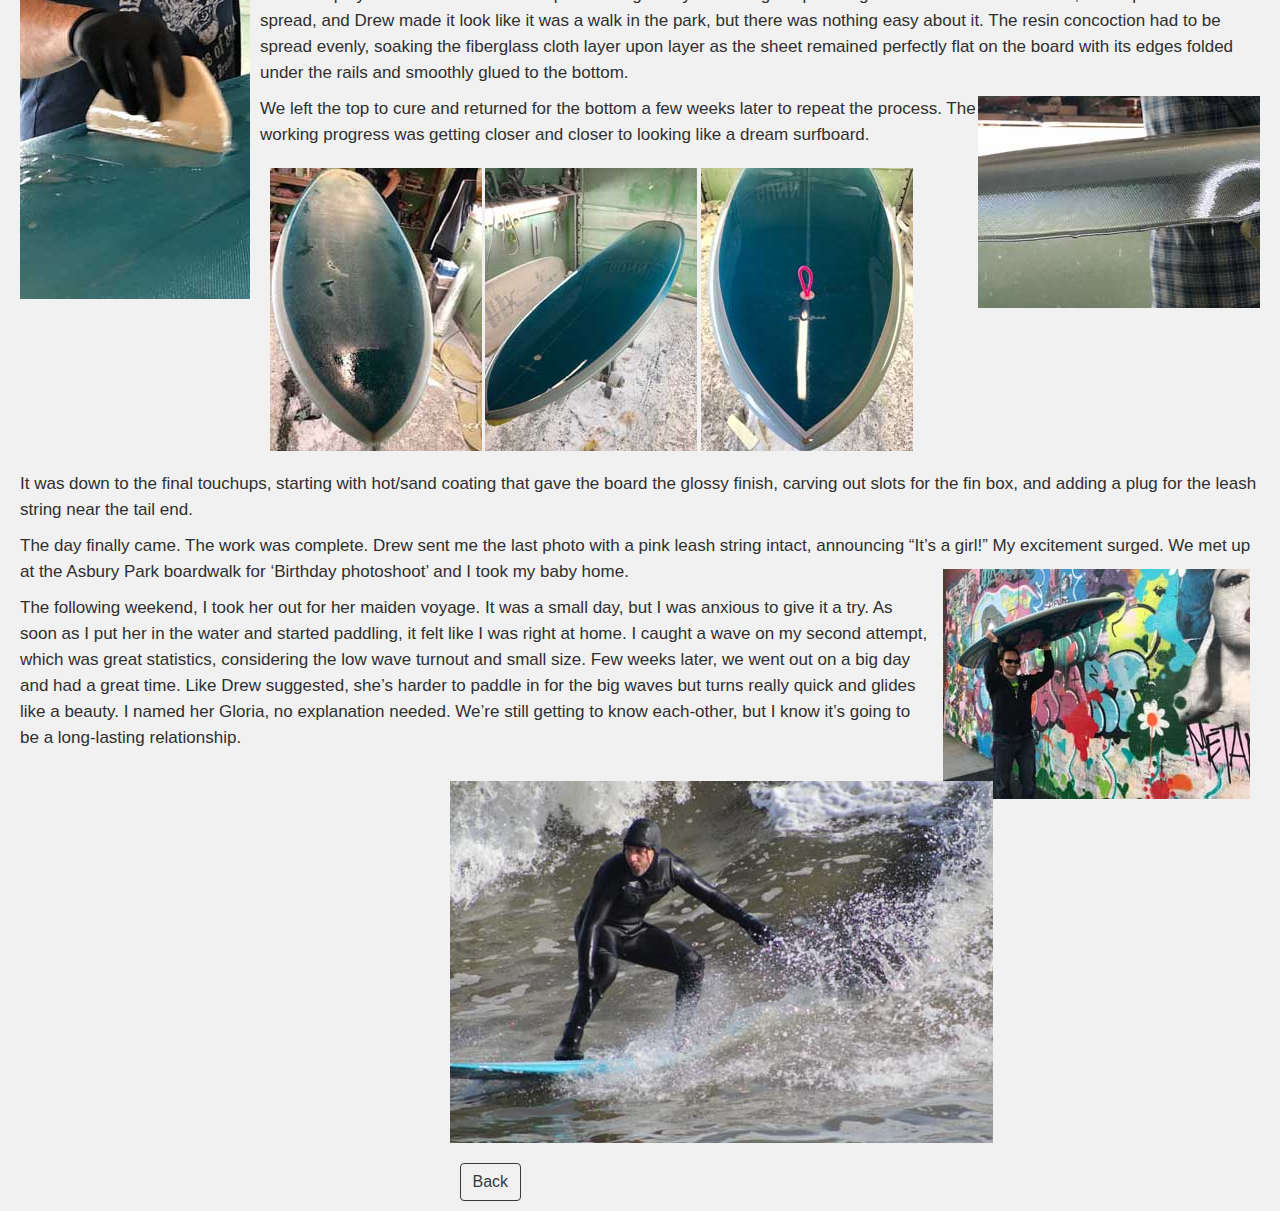
<file: blog 3.html>
<!DOCTYPE html>
<html lang="en" class="no-js">

<head>
	<meta charset="UTF-8" />
	<meta name="viewport" content="width=device-width, initial-scale=1">
	<title>Guy Rosmarin | Yesterday's Tomorrow </title>
	<meta name="description" content="Inspiration for Article Intro Effects" />
	<meta name="keywords" content="title, header, effect, scroll, inspiration, medium, web design" />

	<link rel="icon" href="img/YT1.png" type="image/gif" sizes="16x16">

	<link rel="stylesheet" type="text/css" href="css/normalize.css" />
	<link rel="stylesheet" type="text/css" href="css/demo.css" />
	<link rel="stylesheet" type="text/css" href="css/component.css" />

	<link href="https://fonts.googleapis.com/css?family=Noto+Sans" rel="stylesheet">

	<link rel='stylesheet' href='https://cdnjs.cloudflare.com/ajax/libs/font-awesome/4.4.0/css/font-awesome.min.css'>
	
	<link rel="stylesheet" href="https://maxcdn.bootstrapcdn.com/bootstrap/4.0.0/css/bootstrap.min.css" >
  
  <link rel="stylesheet" href="css/style1.css">

	<!--[if IE]>
					<script src="http://html5shiv.googlecode.com/svn/trunk/html5.js"></script>
				<![endif]-->
</head>

<body class="blog">
 
    

  <div class="item-title">Birth of a Surf Board</div>

  <p>When the ocean unleashes its spellbinding waves to lure me into its midst, it’s just a matter of time before I find myself out in the water in the company of a surfboard.</p>

  <p>Whether I’m by myself in the darkness of a predawn hour or with other surfers, at high or low tide, calm water or rough texture, my board is always there with me. When the waves roll in, there’s a task at hand, it’s on the two of us to make it work. My job is to line up with the breaking wave and paddle as fast as I can to catch it at the right place. Once I push myself up to a standing position right at the drop, the board takes over and delivers us both to that blissful place where man is one with his surfboard amidst the forces of nature. The board carries my weight, it keeps me afloat and responds to my motion. When we make the drop and start riding, it absorbs the energy and momentum from the breaking wave and transforms it into speed. As a surfer, my most fundamental objective is to get to know my board the best way I can, learn its boundaries and capabilities, understand its potential and know just how far I can push it. The movement of my arms as I paddle determines whether we are going to catch a wave or miss it. The way I rise may dictate if we’re going to make the drop or get pummeled by the breaking wave. And finally, when we ride the wave, the subtleties of my posture and movement control which way we turn and how far we go. Out in the water, there’s a bond between surfer and board. It’s a dynamic relationship. The surfboard is not just a tool of recreation, it has character, it has personality. Some say It’s an extension of the surfer’s body and mind. No wonder surfers get so attached to their boards. Some give their boards names. Others write songs for them.</p>
  
   
  
  <p>I was fortunate to have the pleasure of witnessing the creation, or better yet, the Birth of a Surfboard. After a ten years relationship with my 7.6 ft Challenger funboard, I felt it was a time to try something new. My first approach was to check out the local surf shops and find something that would meet my desires and budget, but a recommendation from a good friend led me to a local shaper right in my town. At first, I had my misgivings. I didn’t know what I was getting into, and I wasn’t sure if I had the budget for a custom-made board. But it was my birthday, and the Mrs. approved, so I figured I may as well give it a shot. I reached out to Drew of Gunn Surfboards and we agreed to meet at 2 pm that Saturday. My wife decided to join. After all, it was her gift to me, and she had to be there to sign off on the merchandise.</p>
  
  <p>A seven-minute drive was what it took us to get to the shop. Drew came to greet us right in front. He was so genuinely friendly, I felt like I had known him for years before we even started talking. Then he took us in. From the outside, the shop looked like a modest shack, but once we stepped in, I got the feeling I had entered a place where space was boundless, and time stood still. Maybe it was the intoxicating resin fumes in the air that put a spell on me, though now in retrospect, I honestly believe that little shack is a place where true magic happens.</p>
  
  <p>In the shop, we talked shop. Drew asked me for my size, height and weight, my fitness, and what kind of board I was interested in. I said I was in for a longboard, between 8 to 9 ft long. “How about 8.6,” Drew suggested, sardonically. I accepted. Last order of business, we settled on a price. It didn’t take long. What Drew asked for was very reasonable. Even my wife concurred, and she’s a tough negotiator. </p>
  
<p>A few weeks later, it was time to start shaping. Drew called me in for the first session. I was thrilled for the opportunity to be a part of it.   <img src="img/thumbs/1.1.jpg" alt="surfboard" align="right" style='margin: 10px 10px 10px 0px;'>Earlier, Drew sent sketches of possible longboard styles for me to review. I went with the rounder head option, the one that turns better but a little harder to paddle. I wanted a quicker turn and more maneuverability, and I gave myself credit as a strong paddler, (maybe a little too much credit.) </p>

  
  <p>The blank board awaited right outside Drew’s shop. It looked like a bulky piece of industrial foam, the size, and general shape of a longboard. Nothing too fancy to say the least. It was time to do some shaping. We took it in, lined up the template created from the dimensions listed out in the sketch of my choice, and drew its outline on the board. Then the cutting began. <img src="img/thumbs/2.2.jpg" alt="surfboard" align="left" style='margin: 10px 10px 10px 0px;'> Drew used a variety of tools, a planer to carve the core, something that looked like a cheese grater to curve the rails, and a power sander (and a sanding block) to smooth it all out. He cut the top, the bottom, the pintail and round head all with artisan precision. I can’t go into specifics of what exactly Drew did with his hands and the tools that he had in his hands, frankly, because I don’t know, if I did, I would attempt at becoming a shaper myself. All I can say is that for the duration of the session, two or three hours, however long it took (like I said, it felt like time stood still,) I walked about the shop dumbfounded and awe-stricken, watching a master at his craft as that bulky piece of foam slowly shaped into an amazing looking surfboard. <img src="img/thumbs/3.1.jpg" alt="surfboard" align="right" style='margin: 10px 10px 0px 10px;'> When I walked out of Drew’s shop that night, it threw me back to my medic training days in the service, specifically that one afternoon I spent in the operating room, witnessing an open-heart surgery first hand. It was hard to stomach at first, but as the procedure unfolded, it became one of the most fascinating experiences I’ve had my entire life.</p>
  
              <p>A few weeks would pass before the first glassing session, but during that time, I was given the task to look up design options. To be perfectly honest, up until that point, I was willing to give Drew complete creative control over the looks and colors, but since he brought it up, I started doing some research. Surprisingly, it didn’t take long before I locked on a light blue fade to white design that caught my eye as I started browsing the web. Shortly after, Drew shared his list of design templates to give me some ideas. There were many beautiful options to choose from, but my mind was made up, and I was able to convince Drew to add another template to his list. I’m not sure exactly how he did it, but the result was astounding. It certainly beat all my expectations. When Drew sent me the first post-coloring photo, I saw the Sistine Chapel of surfboards. With delicate airbrushing, Drew created a crossfade from blue to white and back to blue like a breaking wave, and the double-pinline on the edge of the rails gave it the perfect finish.</p>
  
   <p>The last phase of the process was pure magic. Glassing. It’s where that beautifully shaped and colored piece of foam turns into a perfect surfboard. With all the pixie dust in the air (and resin fumes,) we had to put on safety breathing masks before we walked into the shop to minimize the intake of toxins. After laying a wide sheet of fiberglass cloth on top and cutting it under the rails to the shape of the board (again, with artisan precision,) Drew mixed a bucket of polyester resin with a few drops of curing catalyst and began spreading it on the board. <img src="img/thumbs/4.1.jpg" alt="surfboard" align="left" style='margin: 10px 10px 0px 0px;'> From there, it was pour-and-spread, and Drew made it look like it was a walk in the park, but there was nothing easy about it. The resin concoction had to be spread evenly, soaking the fiberglass cloth layer upon layer as the sheet remained perfectly flat on the board with its edges folded under the rails and smoothly glued to the bottom.</p> <img src="img/thumbs/5.1.jpg" alt="surfboard" align="right"><p> We left the top to cure and returned for the bottom a few weeks later to repeat the process. The working progress was getting closer and closer to looking like a dream surfboard.</p> 

   
	
    <div class="row">
      <div class="column">
        <img src="img/thumbs/6.1.jpg" alt="surfboard" >
      </div>
      <div class="column">
        <img src="img/thumbs/7.1.jpg" alt="surfboard" >
      </div>
      <div class="column">
        <img src="img/thumbs/11.1.jpg" alt="surfboard" >
      </div>
    </div>
    
    
      <p>It was down to the final touchups, starting with hot/sand coating that gave the board the glossy finish, carving out slots for the fin box, and adding a plug for the leash string near the tail end. </p>
  
              <p>The day finally came. The work was complete. Drew sent me the last photo with a pink leash string intact, announcing “It’s a girl!” My excitement surged. We met up at the Asbury Park boardwalk for ‘Birthday photoshoot’ and I took my baby home. <img src="img/thumbs/8.1.jpg" alt="surfboard" align="right" style='margin: 10px 10px 0px 10px;'></p> 
              
							<p>The following weekend, I took her out for her maiden voyage. It was a small day, but I was anxious to give it a try. As soon as I put her in the water and started paddling, it felt like I was right at home. I caught a wave on my second attempt, which was great statistics, considering the low wave turnout and small size. Few weeks later, we went out on a big day and had a great time. Like Drew suggested, she’s harder to paddle in for the big waves but turns really quick and glides like a beauty. I named her Gloria, no explanation needed. We’re still getting to know each-other, but I know it’s going to be a long-lasting relationship. </p>
							

							<div class="row justify-content-center">
									<div class="column">
							<img src="img/thumbs/10.1.jpg" alt="surfboard"  style='margin: 10px 100px 0px 100px;'>
									</div>
							</div>

							<div class="row justify-content-center">
									<div class="column">

							<a href="./blog.html" class="btn btn-outline-dark">Back</a>
 </div>
 </div>
</div>
			<script src="js/classie.js"></script>
			<script>
				(function () {

					// detect if IE : from http://stackoverflow.com/a/16657946		
					var ie = (function () {
						var undef, rv = -1; // Return value assumes failure.
						var ua = window.navigator.userAgent;
						var msie = ua.indexOf('MSIE ');
						var trident = ua.indexOf('Trident/');

						if (msie > 0) {
							// IE 10 or older => return version number
							rv = parseInt(ua.substring(msie + 5, ua.indexOf('.', msie)), 10);
						} else if (trident > 0) {
							// IE 11 (or newer) => return version number
							var rvNum = ua.indexOf('rv:');
							rv = parseInt(ua.substring(rvNum + 3, ua.indexOf('.', rvNum)), 10);
						}

						return ((rv > -1) ? rv : undef);
					}());


					// disable/enable scroll (mousewheel and keys) from http://stackoverflow.com/a/4770179					
					// left: 37, up: 38, right: 39, down: 40,
					// spacebar: 32, pageup: 33, pagedown: 34, end: 35, home: 36
					var keys = [32, 37, 38, 39, 40],
						wheelIter = 0;

					function preventDefault(e) {
						e = e || window.event;
						if (e.preventDefault)
							e.preventDefault();
						e.returnValue = false;
					}

					function keydown(e) {
						for (var i = keys.length; i--;) {
							if (e.keyCode === keys[i]) {
								preventDefault(e);
								return;
							}
						}
					}

					function touchmove(e) {
						preventDefault(e);
					}

					function wheel(e) {
						// for IE 
						//if( ie ) {
						//preventDefault(e);
						//}
					}

					function disable_scroll() {
						window.onmousewheel = document.onmousewheel = wheel;
						document.onkeydown = keydown;
						document.body.ontouchmove = touchmove;
					}

					function enable_scroll() {
						window.onmousewheel = document.onmousewheel = document.onkeydown = document.body.ontouchmove = null;
					}

					var docElem = window.document.documentElement,
						scrollVal,
						isRevealed,
						noscroll,
						isAnimating,
						container = document.getElementById('container'),
						trigger = container.querySelector('button.trigger');

					function scrollY() {
						return window.pageYOffset || docElem.scrollTop;
					}

					function scrollPage() {
						scrollVal = scrollY();

						if (noscroll && !ie) {
							if (scrollVal < 0) return false;
							// keep it that way
							window.scrollTo(0, 0);
						}

						if (classie.has(container, 'notrans')) {
							classie.remove(container, 'notrans');
							return false;
						}

						if (isAnimating) {
							return false;
						}

						if (scrollVal <= 0 && isRevealed) {
							toggle(0);
						} else if (scrollVal > 0 && !isRevealed) {
							toggle(1);
						}
					}

					function toggle(reveal) {
						isAnimating = true;

						if (reveal) {
							classie.add(container, 'modify');
						} else {
							noscroll = true;
							disable_scroll();
							classie.remove(container, 'modify');
						}

						// simulating the end of the transition:
						setTimeout(function () {
							isRevealed = !isRevealed;
							isAnimating = false;
							if (reveal) {
								noscroll = false;
								enable_scroll();
							}
						}, 600);
					}

					// refreshing the page...
					var pageScroll = scrollY();
					noscroll = pageScroll === 0;

					disable_scroll();

					if (pageScroll) {
						isRevealed = true;
						classie.add(container, 'notrans');
						classie.add(container, 'modify');
					}

					window.addEventListener('scroll', scrollPage);
					trigger.addEventListener('click', function () {
						toggle('reveal');
					});
				})();
			</script>

<script src="//cdnjs.cloudflare.com/ajax/libs/jquery/2.1.3/jquery.min.js"></script>

</body>

</html>
</file>
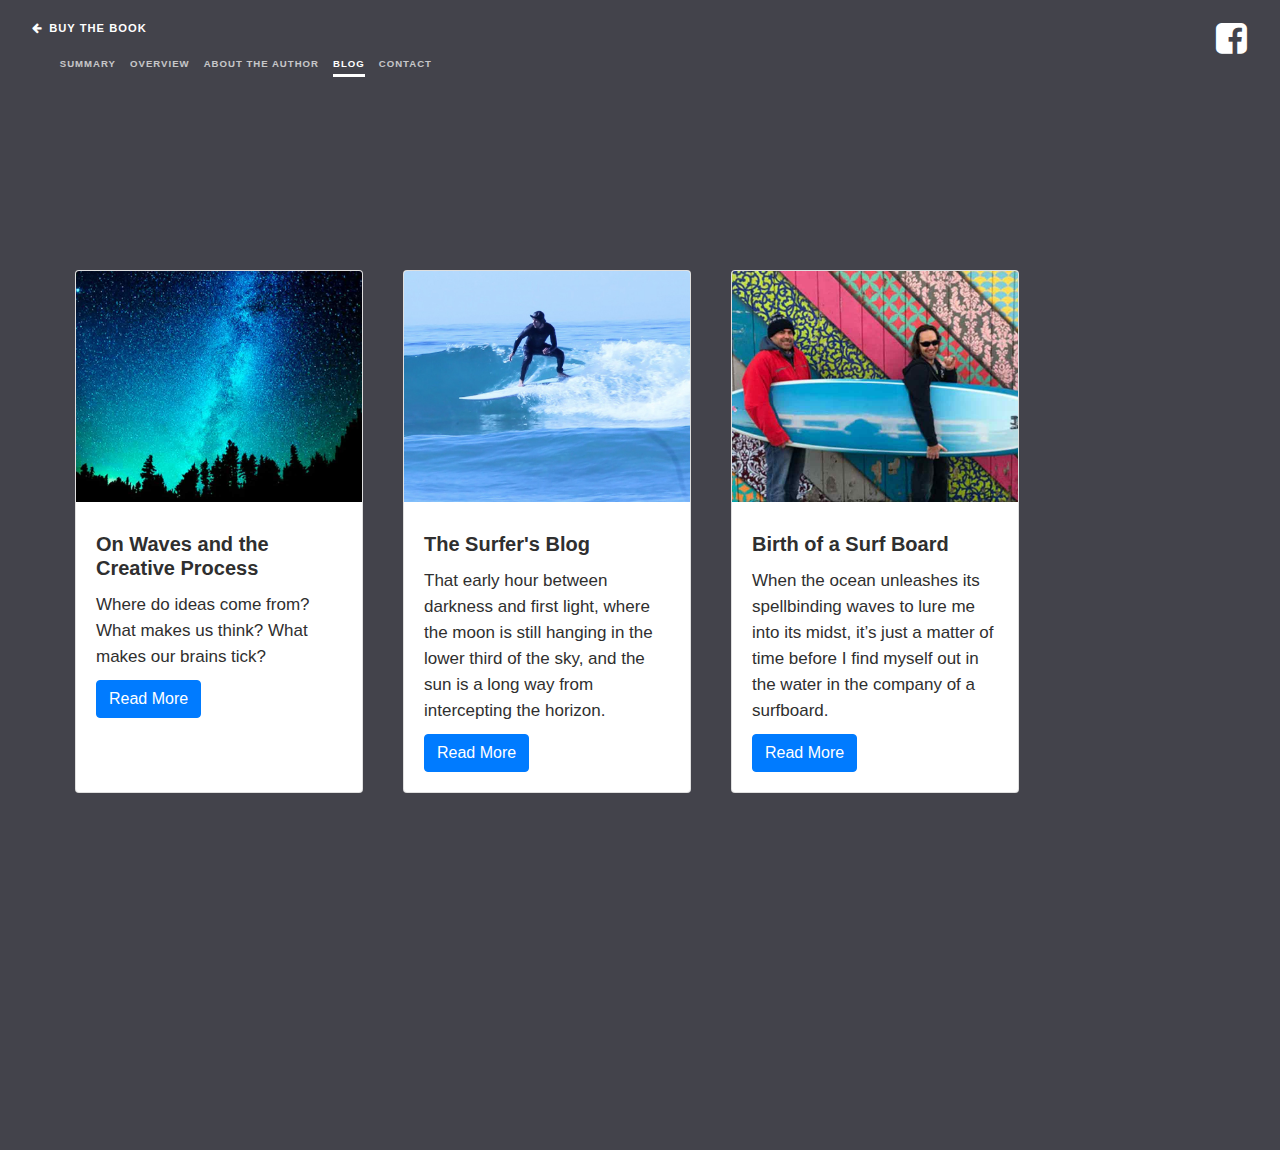
<file: blog.html>
<!DOCTYPE html>
<html lang="en" >

<head>
  <meta charset="UTF-8">
  
		<meta name="viewport" content="width=device-width, initial-scale=1">
		<title>Guy Rosmarin | Yesterday's Tomorrow </title>
	
		<link rel="icon" href="img/YT1.png" type="image/gif" sizes="16x16">
	
		<link rel="shortcut icon" href="../favicon.ico">
		<link rel="stylesheet" type="text/css" href="css/normalize.css" />
		<link rel="stylesheet" type="text/css" href="css/demo.css" />
		<link rel="stylesheet" type="text/css" href="css/component.css" />
		<link href="https://fonts.googleapis.com/css?family=Noto+Sans" rel="stylesheet">
		<link rel='stylesheet' href='https://cdnjs.cloudflare.com/ajax/libs/font-awesome/4.4.0/css/font-awesome.min.css'>

    
  
    <link rel="stylesheet" href="https://maxcdn.bootstrapcdn.com/bootstrap/4.0.0/css/bootstrap.min.css" >
  
      <link rel="stylesheet" href="css/style1.css">

  
</head>


<body class="demo-6">
	<div id="container" class="container intro-effect-grid">
		<!-- Top Navigation -->
		<div class="codrops-top clearfix">
			<a class="codrops-icon codrops-icon-prev" href="https://store.bookbaby.com/book/Yesterdays-Tomorrow" target="_blank"><span>Buy
				the Book</span></a>
		
			<span class="right"><a href="https://www.facebook.com/guyrosmarinbook"><span><i class="fa fa-facebook-square" style="font-size:36px"></i></span></a></span>
		</div>
		<header class="header2" >
	
	
			<div class="headers2">
				<nav class="codrops-demos">
					<a  href="index.html">Summary</a>
					<a href="overview.html">Overview</a>

					<a href="about.html">About the Author</a>
					<a class="current-demo" href="blog.html">Blog</a>
					<a href="contact.html">Contact</a>

				</nav>
		
				
			</div>
		</header>

	



    <div class="container">
        <div class="row">
            <div class="card" style="width: 18rem;">
                <img class="card-img-top" src="./img/cosmic.jpg" alt="Card image cap">
                <div class="card-body">
                  <h5 class="card-title">On Waves and the Creative Process</h5>
                  <p class="card-text">Where do ideas come from? What makes us think? What makes our brains tick? </p>
                  <a href="./blog 1.html" class="btn btn-primary">Read More</a>
                </div>
              </div>
              <div class="card" style="width: 18rem;">
                  <img class="card-img-top" src="./img/surf1.jpg" alt="Card image cap">
                  <div class="card-body">
                    <h5 class="card-title">The Surfer's Blog</h5>
                    <p class="card-text">That early hour between darkness and first light, where the moon is still hanging in the lower third of the sky, and the sun is a long way from intercepting the horizon. </p>
                    <a href="./blog 2.html" class="btn btn-primary">Read More</a>
                  </div>
                </div>
                <div class="card" style="width: 18rem;">
                    <img class="card-img-top" src="./img/thumbs/9.jpg" alt="Card image cap">
                    <div class="card-body">
                      <h5 class="card-title">Birth of a Surf Board</h5>
                      <p class="card-text">When the ocean unleashes its spellbinding waves to lure me into its midst, it’s just a matter of time before I find myself out in the water in the company of a surfboard.</p>
                      <a href="./blog 3.html" class="btn btn-primary">Read More</a>
                    </div>
                  </div>
        </div>
      </div>



   
    
     
    <script src="https://code.jquery.com/jquery-3.2.1.slim.min.js" ></script>
    <script src="https://cdnjs.cloudflare.com/ajax/libs/popper.js/1.12.9/umd/popper.min.js" ></script>
    <script src="https://maxcdn.bootstrapcdn.com/bootstrap/4.0.0/js/bootstrap.min.js" ></script>


</body>

</html>
</file>
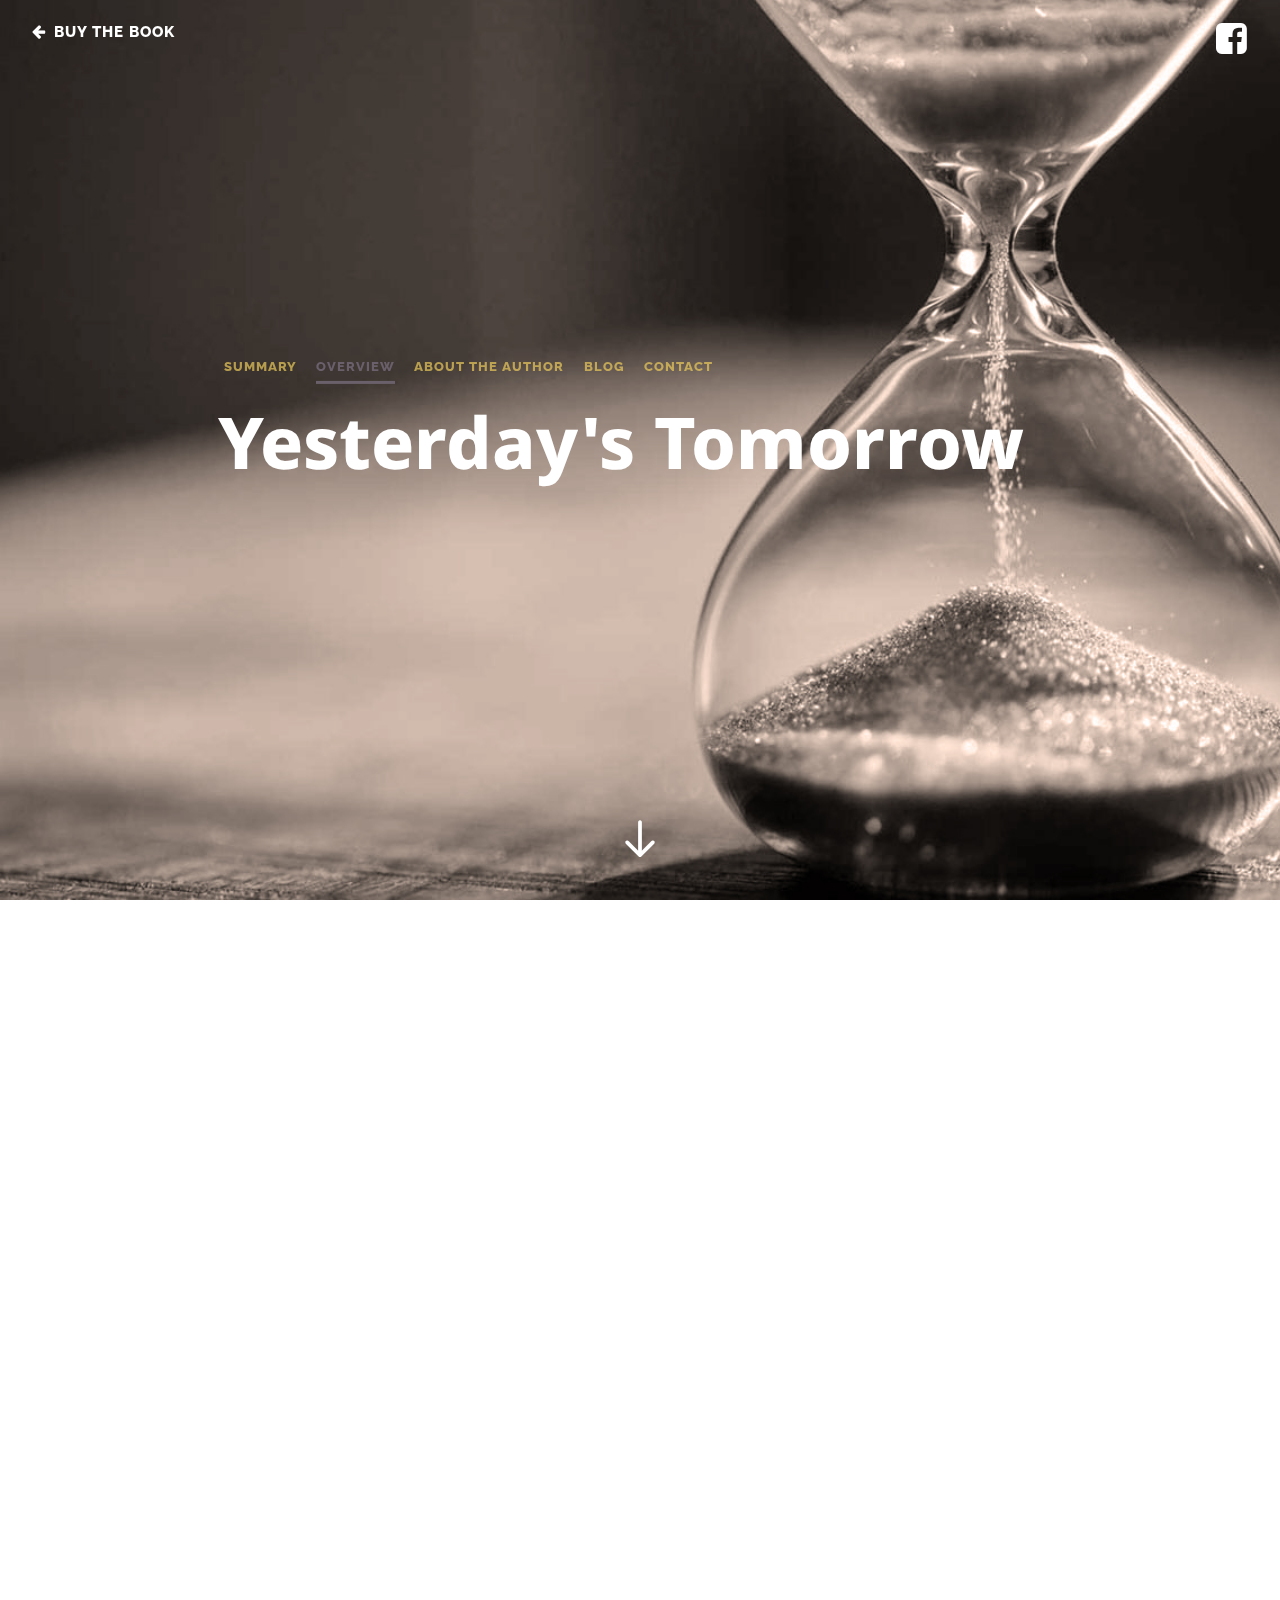
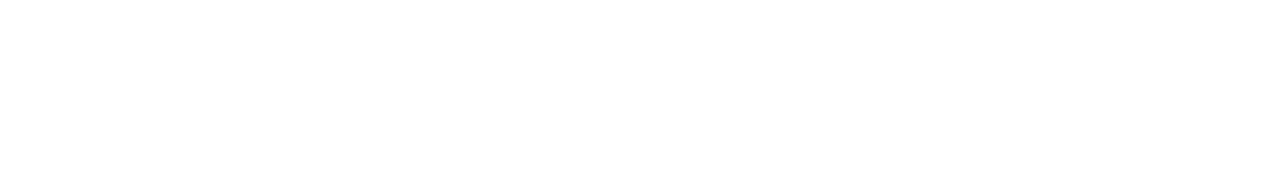
<file: overview.html>
<!DOCTYPE html>
<html lang="en" class="no-js">

<head>
	<meta charset="UTF-8" />
	<meta name="viewport" content="width=device-width, initial-scale=1">
	<title>Guy Rosmarin | Yesterday's Tomorrow </title>
	<meta name="description" content="Inspiration for Article Intro Effects" />
	<meta name="keywords" content="title, header, effect, scroll, inspiration, medium, web design" />

	<link rel="icon" href="img/YT1.png" type="image/gif" sizes="16x16">

	<link rel="stylesheet" type="text/css" href="css/normalize.css" />
	<link rel="stylesheet" type="text/css" href="css/demo.css" />
	<link rel="stylesheet" type="text/css" href="css/component.css" />

	<link href="https://fonts.googleapis.com/css?family=Noto+Sans" rel="stylesheet">

	<link rel='stylesheet' href='https://cdnjs.cloudflare.com/ajax/libs/font-awesome/4.4.0/css/font-awesome.min.css'>

	<!--[if IE]>
					<script src="http://html5shiv.googlecode.com/svn/trunk/html5.js"></script>
				<![endif]-->
</head>

<body class="demo-2">
	<div id="container" class="container intro-effect-fadeout">
		<!-- Top Navigation -->
		<div class="codrops-top clearfix">
			<a class="codrops-icon codrops-icon-prev" href="https://store.bookbaby.com/book/Yesterdays-Tomorrow" target="_blank"><span>Buy
					the Book</span></a>
					<span class="right"><a href="https://www.facebook.com/guyrosmarinbook"><span><i class="fa fa-facebook-square" style="font-size:36px"></i></span></a></span>
		</div>
		<header class="header">
			<div class="bg-img"><img src="img/2-1.jpg" alt="Background Image" /></div>
			<div class="title">
				<nav class="codrops-demos">
					<a href="index.html">Summary</a>
					<a class="current-demo" href="overview.html">Overview</a>

					<a href="about.html">About the Author</a>
					<a href="blog.html">Blog</a>

					<a href="contact.html">Contact</a>
				</nav>
				</nav>
				<h1>Yesterday's Tomorrow</h1>
				<p class="subline">Overview</p>

			</div>
		</header>
		<button class="trigger" data-info=""><span>Trigger</span></button>
		<article class="content">
			<div>
				<p></p>
				<p>Harvard historian Andy Spencer experiences a series of paranormal occurrences, leading him to believe he has
					stumbled upon a portal to World War II Czechoslovakia sixty years in the past. Whether it’s real or a mere
					fabrication of his mind, he must find a way to cope with living in parallel realities without losing his sanity.
				</p>
				<p>Soon Andy learns that his two worlds are interconnected, and he finds a way to work it to his advantage. In the
					past, his unparalleled knowledge of history gives him a powerful insight into the future and helps him survive the
					war he’s caught in. In the present, his experience on the other side of the portal sheds light on the riddle he
					has been struggling to solve his entire career, the true cause for the Third Reich downfall. </p>
				<p>But as he seizes the opportunity to piece together a puzzle that will redefine the greatest conflict in human
					history, Andy’s two paths begin to converge, and the mystery becomes an existential threat on his life, the world
					he lives in, and everything he has grown to care for.</p>
				</section>
			</div><!-- /container -->
			<script src="js/classie.js"></script>
			<script>
				(function () {

					// detect if IE : from http://stackoverflow.com/a/16657946		
					var ie = (function () {
						var undef, rv = -1; // Return value assumes failure.
						var ua = window.navigator.userAgent;
						var msie = ua.indexOf('MSIE ');
						var trident = ua.indexOf('Trident/');

						if (msie > 0) {
							// IE 10 or older => return version number
							rv = parseInt(ua.substring(msie + 5, ua.indexOf('.', msie)), 10);
						} else if (trident > 0) {
							// IE 11 (or newer) => return version number
							var rvNum = ua.indexOf('rv:');
							rv = parseInt(ua.substring(rvNum + 3, ua.indexOf('.', rvNum)), 10);
						}

						return ((rv > -1) ? rv : undef);
					}());


					// disable/enable scroll (mousewheel and keys) from http://stackoverflow.com/a/4770179					
					// left: 37, up: 38, right: 39, down: 40,
					// spacebar: 32, pageup: 33, pagedown: 34, end: 35, home: 36
					var keys = [32, 37, 38, 39, 40],
						wheelIter = 0;

					function preventDefault(e) {
						e = e || window.event;
						if (e.preventDefault)
							e.preventDefault();
						e.returnValue = false;
					}

					function keydown(e) {
						for (var i = keys.length; i--;) {
							if (e.keyCode === keys[i]) {
								preventDefault(e);
								return;
							}
						}
					}

					function touchmove(e) {
						preventDefault(e);
					}

					function wheel(e) {
						// for IE 
						//if( ie ) {
						//preventDefault(e);
						//}
					}

					function disable_scroll() {
						window.onmousewheel = document.onmousewheel = wheel;
						document.onkeydown = keydown;
						document.body.ontouchmove = touchmove;
					}

					function enable_scroll() {
						window.onmousewheel = document.onmousewheel = document.onkeydown = document.body.ontouchmove = null;
					}

					var docElem = window.document.documentElement,
						scrollVal,
						isRevealed,
						noscroll,
						isAnimating,
						container = document.getElementById('container'),
						trigger = container.querySelector('button.trigger');

					function scrollY() {
						return window.pageYOffset || docElem.scrollTop;
					}

					function scrollPage() {
						scrollVal = scrollY();

						if (noscroll && !ie) {
							if (scrollVal < 0) return false;
							// keep it that way
							window.scrollTo(0, 0);
						}

						if (classie.has(container, 'notrans')) {
							classie.remove(container, 'notrans');
							return false;
						}

						if (isAnimating) {
							return false;
						}

						if (scrollVal <= 0 && isRevealed) {
							toggle(0);
						} else if (scrollVal > 0 && !isRevealed) {
							toggle(1);
						}
					}

					function toggle(reveal) {
						isAnimating = true;

						if (reveal) {
							classie.add(container, 'modify');
						} else {
							noscroll = true;
							disable_scroll();
							classie.remove(container, 'modify');
						}

						// simulating the end of the transition:
						setTimeout(function () {
							isRevealed = !isRevealed;
							isAnimating = false;
							if (reveal) {
								noscroll = false;
								enable_scroll();
							}
						}, 600);
					}

					// refreshing the page...
					var pageScroll = scrollY();
					noscroll = pageScroll === 0;

					disable_scroll();

					if (pageScroll) {
						isRevealed = true;
						classie.add(container, 'notrans');
						classie.add(container, 'modify');
					}

					window.addEventListener('scroll', scrollPage);
					trigger.addEventListener('click', function () {
						toggle('reveal');
					});
				})();
			</script>

<script src="//cdnjs.cloudflare.com/ajax/libs/jquery/2.1.3/jquery.min.js"></script>

</body>

</html>
</file>
<file: css/demo.css>
@import url(http://fonts.googleapis.com/css?family=Raleway:400,300,800|Lora:400italic|Playfair+Display:700);
@font-face {
	font-weight: normal;
	font-style: normal;
	font-family: 'codropsicons';
	src:url('../fonts/codropsicons/codropsicons.eot');
	src:url('../fonts/codropsicons/codropsicons.eot?#iefix') format('embedded-opentype'),
		url('../fonts/codropsicons/codropsicons.woff') format('woff'),
		url('../fonts/codropsicons/codropsicons.ttf') format('truetype'),
		url('../fonts/codropsicons/codropsicons.svg#codropsicons') format('svg');
}

*, *:after, *:before { -webkit-box-sizing: border-box; -moz-box-sizing: border-box; box-sizing: border-box; }
.clearfix:before, .clearfix:after { display: table; content: ''; }
.clearfix:after { clear: both; }


body {
	background: #fff;
	color: #69606b;
	font-weight: 400;
	font-size: 22px;
	line-height: 1.5;
	font-family: 'Raleway', Arial, sans-serif;
	text-rendering: optimizeLegibility;
	-webkit-font-smoothing: antialiased;
	overflow-x: hidden;
}

.demo-7 {
	background: #f5f5f5;
}

.demo-5 {
	background: #f8dab4;
	color: #5c554c;
}

.demo-6 {
	background: #43434b;
	
	
	
}

.blog{

	background-color:#f1f1f1;
	float: left;

	padding: 10px;
	margin: 80px 10px 100px 10px;

}

.demo-1 {
	background: #43434b;
}

a {
	outline: none;
	color: #cfa54a;
	text-decoration: none;
}

a:hover, a:focus {
	color: #c7c7c7;
}

.demo-4 a {
	color: #cecece;
}

.demo-4 a:hover,
.demo-4 a:focus {
	color: #e4e4e4;
}

.demo-8 a {
	color: #cf7000;
}

.demo-8 a:hover,
.demo-8 a:focus {
	color: #cf7000;
}

/* To Navigation Style */
.codrops-top {
	width: 100%;
	position: absolute;
	top: 0;
	left: 0;
	text-transform: uppercase;
	font-weight: 800;
	font-size: 0.7em;
	padding: 0 32px;
	letter-spacing: 1px;
	z-index: 10000;
}

.codrops-top a {
	display: inline-block;
	color: #fff;
	text-decoration: none;
	-webkit-transform: translateY(20px);
	transform: translateY(20px);
}

.codrops-top span.right {
	float: right;
}

.codrops-top span.right a {
	display: block;
	float: left;
}

.codrops-icon:before {
	text-transform: none;
	font-weight: normal;
	font-style: normal;
	font-variant: normal;
	font-family: 'codropsicons';
	text-align: center;
	speak: none;
	margin: 0 0.55em 0 0;
	-webkit-font-smoothing: antialiased;
}

.codrops-icon-drop:before {
	content: "\e001";
}

.codrops-icon-prev:before {
	content: "\e004";
}

.codrops-demos {
	padding: 0 0 1em;
	position: relative;
}

.codrops-demosb {
	padding: 0 0 1em;
	position: relative;
	margin-top: 10px;
}

.codrops-demos a {
	font-weight: 800;
	text-transform: uppercase;
	font-size: 0.6em;
	letter-spacing: 1px;
	padding: 0.3em 0;
	display: inline-block;
	opacity: 0.7;
	margin: 0 0.5em;
	white-space: nowrap;
	color: #ebca5c;
}

.codrops-demosb a{
	font-weight: 800;
	text-transform: uppercase;
	font-size: 1.2em;
	letter-spacing: 1px;
	padding: 0.3em 0;
	display: inline-block;
	opacity: 0.7;
	margin: 0 0.5em;
	white-space: nowrap;
	color: #ebca5c;

}

.codrops-demos a:hover,
.codrops-demos a.current-demo {
	opacity: 1;
	color: #69606b;
}

.codrops-demosb a:hover,
.codrops-demosb a.current-demo {
	opacity: 1;
	color: #69606b;
}

.codrops-demos a.current-demo {
	border-bottom: 3px solid #69606b;
}

.codrops-demosb a.current-demo {
	border-bottom: 3px solid #69606b;
}

.related {
	padding: 3em 0;
	text-align: center;
	font-size: 1.5em;
	position: relative;
}

.demo-5 .related {
	width: 60%;
	margin-left: 40%;
}

@media screen and (max-width: 20em) {

	.codrops-icon span {
		display: none;
	}

	.related {
		font-size: 80%;
	}

}
</file>
<file: css/component.css>
@font-face {
	font-weight: normal;
	font-style: normal;
	font-family: 'icomoon';
	src:url('../fonts/icomoon/icomoon.eot?-ee0u0f');
	src:url('../fonts/icomoon/icomoon.eot?#iefix-ee0u0f') format('embedded-opentype'),
		url('../fonts/icomoon/icomoon.woff?-ee0u0f') format('woff'),
		url('../fonts/icomoon/icomoon.ttf?-ee0u0f') format('truetype'),
		url('../fonts/icomoon/icomoon.svg?-ee0u0f#icomoon') format('svg');
}

html, body, .container, .header {
	height: 100%;
}

/* Header */
.header {
	
	margin: 0 auto;
	min-height: 560px;
	width: 100%;
}

.header2 {
	
	margin: 0 auto;
height:200px;
	width: 100%;
}

.card{
margin:20px;

}

.bg-img {
	position: absolute;
	overflow: hidden;
	top: 0;
	left: 0;
	right: 0;
	bottom: 0;
	-webkit-backface-visibility: hidden;
	backface-visibility: hidden;
}

.bg-img img {
	position: absolute;
	top: 0;
	left: 0;
	display: block;
	min-width: 100%;
	min-height: 100%;
}

.title {
	z-index: 1000;
	
	padding: 0 1.25em;
	width: 100%;
	text-align: center;
	position: absolute;
	top: 50%;
	left: 50%;
	-webkit-transform: translateX(-50%) translateY(-50%);
	transform: translateX(-50%) translateY(-50%);
}

.title h1 {
	font-family: 'Noto Sans', sans-serif;
	padding: 0 0 0.2em;
	color: #fff;
	font-weight: 800;
	font-size: 3.25em;
	margin: 0 auto;
}

.title p {
	color: #fff;
	padding: 0 0 0.6em;
	font-weight: 300;
	font-size: 0.85em;
	margin: 0 auto;
}

.title h1,
.title p.subline {
	line-height: 1;
}

.title p.subline {
	font-size: 1.75em;
}

/* Trigger Button */
button.trigger {
	position: fixed;
	bottom: 40px;
	left: 50%;
	z-index: 5000;
	display: block;
	margin-left: -0.5em;
	padding: 0;
	width: 1em;
	height: 1em;
	border: none;
	background: transparent;
	color: transparent;
	font-size: 2em;
	cursor: pointer;
}

.container:not(.notrans) button.trigger {
	-webkit-transition: opacity 0.3s 0.5s;
	transition: opacity 0.3s 0.5s;
}

.container.modify:not(.notrans) button.trigger {
	opacity: 0;
	pointer-events: none;
	-webkit-transition-delay: 0s;
	transition-delay: 0s;
}

button.trigger::before {
	position: absolute;
	bottom: 100%;
	left: -100%;
	padding: 0.8em;
	width: 300%;
	color: #fff;
	content: attr(data-info);
	font-size: 0.35em;
	-webkit-backface-visibility: hidden;
	backface-visibility: hidden;
}

button.trigger:focus {
	outline: none;
}

button.trigger span {
	position: relative;
	display: block;
	overflow: hidden;
	width: 100%;
	height: 100%;
}

button.trigger span::before {
	position: absolute;
	top: 0;
	left: 0;
	width: 100%;
	height: 100%;
	color: #fff;
	content: "\e097";
	text-transform: none;
	font-weight: normal;
	font-style: normal;
	font-variant: normal;
	font-family: 'icomoon';
	line-height: 1;
	speak: none;
	-webkit-font-smoothing: antialiased;
	-moz-osx-font-smoothing: grayscale;
}

/* Conent */
.content {
	margin: 0 auto;
	padding: 0 0 3em;
}

.content > div:not(.title) {
	margin: -80px auto 0;
	max-width: 900px;
	padding: 0 1.25em;
}

.content > div:not(.title) p {
	margin: 0 auto 1.5em auto;
}

.content > div:not(.title) p:first-child {
	font-size: 1.35em;
}

.content h3 {
	margin: 0;
	font-size: 1.4em;
}

.content blockquote {
	padding: 0.25em;
	font-style: italic;
	font-size: 1.65em;
	font-family: 'Noto Sans', sans-serif;
	line-height: 1.4;
}

.content blockquote::before {
	content: '\201C';
}

.content blockquote::after {
	content: '\201D';
}

/***** Individual effects *****/

/* -------------------------- */
/* Jam 3 */
/* -------------------------- */
.intro-effect-jam3:not(.notrans) .bg-img {
	-webkit-transition-property: top, left, right, bottom;
	transition-property: top, left, right, bottom;
}

.intro-effect-jam3:not(.notrans) .header h1,
.intro-effect-jam3:not(.notrans) .codrops-top a {
	-webkit-transition-property: color;
	transition-property: color;
}

.intro-effect-jam3:not(.notrans) .codrops-demos a {
	-webkit-transition-property: border-color, color;
	transition-property: border-color, color;
}

.intro-effect-jam3:not(.notrans) .header p {
	-webkit-transition-property: color, opacity, -webkit-transform;
	transition-property: color, opacity, transform;
}

.intro-effect-jam3:not(.notrans) .content > div {
	-webkit-transition-property: opacity, -webkit-transform;
	transition-property: opacity, transform;
}

.intro-effect-jam3:not(.notrans) .bg-img,
.intro-effect-jam3:not(.notrans) .header h1,
.intro-effect-jam3:not(.notrans) .codrops-top a,
.intro-effect-jam3:not(.notrans) .codrops-demos a,
.intro-effect-jam3:not(.notrans) .content > div {
	-webkit-transition-duration: 0.5s;
	transition-duration: 0.5s;
	-webkit-transition-timing-function: cubic-bezier(0.7,0,0.3,1);
	transition-timing-function: cubic-bezier(0.7,0,0.3,1);
}

.intro-effect-jam3:not(.notrans) .header p,
.intro-effect-jam3:not(.notrans) .header p.subline,
.intro-effect-jam3:not(.notrans) .content > div {
	-webkit-transition-duration: 0.2s;
	transition-duration: 0.2s;
}

.intro-effect-jam3.modify:not(.notrans) .header p,
.intro-effect-jam3.modify:not(.notrans) .header p.subline,
.intro-effect-jam3.modify:not(.notrans) .content > div {
	-webkit-transition-duration: 0.5s;
	transition-duration: 0.5s;
}

.intro-effect-jam3 .codrops-demos a {
	color: #fff;
}

.intro-effect-jam3 .codrops-demos a.current-demo {
	border-color: #fff;
}

.intro-effect-jam3.modify .codrops-demos a {
	color: #ffa304;
}

.intro-effect-jam3.modify .codrops-demos a.current-demo {
	border-color: #ffa304;
}

.intro-effect-jam3.container {
	padding: 45px 30px;
}

.intro-effect-jam3 .bg-img {
	top: -45px;
	right: -30px;
	bottom: -45px;
	left: -30px;
	background: #514753;
}

.intro-effect-jam3.modify .bg-img {
	top: 0;
	right: 0;
	bottom: 85%;
	left: 0;
}

.intro-effect-jam3.modify .header h1 {
	color: #514753;
}

.intro-effect-jam3 .header p {
	color: #514753;
	opacity: 0;
	-webkit-transform: translateY(150px);
	transform: translateY(150px);
}

.intro-effect-jam3.modify .header p {
	opacity: 1;
	-webkit-transform: translateY(0);
	transform: translateY(0);
}

.intro-effect-jam3 .content {
	padding: 0 5em 5em;
}

.intro-effect-jam3 .header,
.intro-effect-jam3 .content {
	background: #fff;
}

.intro-effect-jam3 .content > div {
	opacity: 0;
	-webkit-transform: translateY(150px);
	transform: translateY(150px);
}

.intro-effect-jam3.modify .content > div {
	opacity: 1;
	-webkit-transform: translateY(0);
	transform: translateY(0);
}

.intro-effect-jam3.modify .codrops-top a {
	color: #514753;
}

/* Delays */
.intro-effect-jam3.modify:not(.notrans) .header p:nth-last-child(2) {
	-webkit-transition-delay: 0.1s;
	transition-delay: 0.1s;
}

.intro-effect-jam3.modify:not(.notrans) .header p:last-child {
	-webkit-transition-delay: 0.15s;
	transition-delay: 0.15s;
}

.intro-effect-jam3.modify:not(.notrans) .content > div {
	-webkit-transition-delay: 0.2s;
	transition-delay: 0.2s;
}

/* -------------------------- */
/* Faded gradient */
/* -------------------------- */

.intro-effect-fadeout:not(.notrans) .bg-img {
	-webkit-transition-property: -webkit-transform;
	transition-property: transform;
}

.intro-effect-fadeout:not(.notrans) .bg-img::after {
	-webkit-transition-property: opacity;
	transition-property: opacity;
}

.intro-effect-fadeout:not(.notrans) .header h1 {
	-webkit-transition-property: color;
	transition-property: color;
}

.intro-effect-fadeout:not(.notrans) .header p,
.intro-effect-fadeout:not(.notrans) .content > div {
	-webkit-transition-property: -webkit-transform, opacity;
	transition-property: transform, opacity;
}

.intro-effect-fadeout:not(.notrans) .bg-img,
.intro-effect-fadeout:not(.notrans) .bg-img::after,
.intro-effect-fadeout:not(.notrans) .header h1,
.intro-effect-fadeout:not(.notrans) .header p,
.intro-effect-fadeout:not(.notrans) .content > div {
	-webkit-transition-duration: 0.5s;
	transition-duration: 0.5s;
}

.intro-effect-fadeout .header {
	overflow: hidden;
}

.intro-effect-fadeout.modify .bg-img {
	-webkit-transform: translateY(-25%);
	transform: translateY(-25%);
}

.intro-effect-fadeout .bg-img::after {
	content: '';
	position: absolute;
	width: 100%;
	height: 101%;
	top: 0;
	left: 0;
	opacity: 0;
	pointer-events: none;
	background: -webkit-linear-gradient(top, rgba(255,255,255,0) 0%, rgba(255,255,255,1) 100%);
	background: linear-gradient(to bottom, rgba(255,255,255,0) 0%, rgba(255,255,255,1) 100%);
}

.intro-effect-fadeout.modify .bg-img::after {
	opacity: 1;
}

.intro-effect-fadeout .title {
	text-align: left;
	max-width: 900px;
}

.intro-effect-fadeout.modify .header h1,
.intro-effect-fadeout .header p {
	color: #514753;
}

.intro-effect-fadeout .header p {
	opacity: 0;
}

.intro-effect-fadeout .header p:nth-child(2) {
	-webkit-transform: translateX(150px);
	transform: translateX(150px);
}

.intro-effect-fadeout .header p:nth-child(3) {
	-webkit-transform: translateX(-150px);
	transform: translateX(-150px);
}

.intro-effect-fadeout.modify .header p:nth-child(2),
.intro-effect-fadeout.modify .header p:nth-child(3) {
	opacity: 1;
	-webkit-transform: translateX(0);
	transform: translateX(0);
}

.intro-effect-fadeout .content {
	z-index: 1000;
	position: relative;
}

.intro-effect-fadeout .content > div {
	opacity: 0;
	-webkit-transform: translateY(350px);
	transform: translateY(350px);
}

.intro-effect-fadeout.modify .content > div {
	opacity: 1;
	-webkit-transform: translateY(0);
	transform: translateY(0);
}

/* -------------------------- */
/* Sliced */
/* -------------------------- */

.intro-effect-sliced:not(.notrans) .bg-img,
.intro-effect-sliced:not(.notrans) .title {
	-webkit-transition-property: -webkit-transform;
	transition-property: transform;
}

.intro-effect-sliced:not(.notrans) .header h1,
.intro-effect-sliced:not(.notrans) .codrops-demos a {
	-webkit-transition-property: color;
	transition-property: color;
}

.intro-effect-sliced:not(.notrans) .header p {
	-webkit-transition-property: opacity;
	transition-property: opacity;
}

.intro-effect-sliced:not(.notrans) .content > div {
	-webkit-transition-property: -webkit-transform, opacity;
	transition-property: transform, opacity;
}

.intro-effect-sliced:not(.notrans) .bg-img,
.intro-effect-sliced:not(.notrans) .header h1,
.intro-effect-sliced:not(.notrans) .title,
.intro-effect-sliced:not(.notrans) .header p,
.intro-effect-sliced:not(.notrans) .content > div,
.intro-effect-sliced:not(.notrans) .codrops-demos a {
	-webkit-transition-timing-function: cubic-bezier(0.7,0,0.3,1);
	transition-timing-function: cubic-bezier(0.7,0,0.3,1);
	-webkit-transition-duration: 0.5s;
	transition-duration: 0.5s;
}

.intro-effect-sliced.modify:not(.notrans) .header h1,
.intro-effect-sliced.modify:not(.notrans) .title,
.intro-effect-sliced.modify:not(.notrans) .header p,
.intro-effect-sliced.modify:not(.notrans) .content > div,
.intro-effect-sliced.modify:not(.notrans) .codrops-demos a {
	-webkit-transition-timing-function: ease;
	transition-timing-function: ease;
}

.intro-effect-sliced .bg-img:first-child {
	bottom: 50%;
}

.intro-effect-sliced .bg-img:last-child {
	top: 50%;
	position: fixed;
	z-index: 900;
}

.intro-effect-sliced .bg-img:last-child img {
	top: -100%;
}

.intro-effect-sliced.modify .bg-img:first-child {
	-webkit-transform: translateY(-80%);
	transform: translateY(-80%);
}

.intro-effect-sliced.modify .bg-img:last-child {
	-webkit-transform: translateY(100%);
	transform: translateY(100%);
}

.intro-effect-sliced .codrops-demos {
	text-align: center;
}

.intro-effect-sliced .codrops-demos a {
	color: #fff;
	font-size: 1.4em;
}

.intro-effect-sliced.modify .codrops-demos a {
	color: #516165;
}

.intro-effect-sliced .title {
	-webkit-transform: translateX(-50%) translateY(-50%) scale(0.7);
	transform: translateX(-50%) translateY(-50%) scale(0.7);
}

.intro-effect-sliced.modify .title {
	-webkit-transform: translateX(-50%) translateY(-50%) scale(1);
	transform: translateX(-50%) translateY(-50%) scale(1);
}

.intro-effect-sliced .header p {
	opacity: 0;
	color: #514753;
}

.intro-effect-sliced.modify .header p {
	opacity: 1;
}

.intro-effect-sliced.modify .header h1 {
	color: #514753;
}

.intro-effect-sliced .content > div {
	-webkit-transform: translateY(200px);
	transform: translateY(200px);
	opacity: 0;
}

.intro-effect-sliced.modify .content > div {
	-webkit-transform: translateY(0);
	transform: translateY(0);
	opacity: 1;
}

/* Delays */
.intro-effect-sliced.modify:not(.notrans) .title {
	-webkit-transition-delay: 0.15s;
	transition-delay: 0.15s;
}

/* -------------------------- */
/* Side */
/* -------------------------- */

.intro-effect-side:not(.notrans) .bg-img::before,
.intro-effect-side:not(.notrans) .title {
	-webkit-transition-property: -webkit-transform;
	transition-property: transform;
}

.intro-effect-side:not(.notrans) .bg-img::after {
	-webkit-transition-property: top, left, bottom, right, background-color;
	transition-property: top, left, bottom, right, background-color;
}

.intro-effect-side:not(.notrans) .header p {
	-webkit-transition-property: -webkit-transform, opacity;
	transition-property: transform, opacity;
}

.intro-effect-side:not(.notrans) .content > div {
	-webkit-transition-property: opacity;
	transition-property: opacity;
}

.intro-effect-side:not(.notrans) .bg-img::before,
.intro-effect-side:not(.notrans) .bg-img::after,
.intro-effect-side:not(.notrans) .title,
.intro-effect-side:not(.notrans) .header p,
.intro-effect-side:not(.notrans) .content > div {
	-webkit-transition-timing-function: cubic-bezier(0.7,0,0.3,1);
	transition-timing-function: cubic-bezier(0.7,0,0.3,1);
	-webkit-transition-duration: 0.5s;
	transition-duration: 0.5s;
}

.intro-effect-side .codrops-top a {
	color: #7b8d92;
}

.intro-effect-side .bg-img::before,
.intro-effect-side .bg-img::after {
	content: '';
	position: absolute;
	z-index: 100;
}

.intro-effect-side .bg-img::before {
	background: #fff;
	top: 0;
	left: 0;
	width: 60%;
	height: 100%;
	-webkit-transform: translateX(-100%);
	transform: translateX(-100%);
}

.intro-effect-side.modify .bg-img::before {
	-webkit-transform: translateX(0);
	transform: translateX(0);
}

.intro-effect-side .bg-img::after {
	border: 80px solid #fff;
	top: -80px;
	right: -80px;
	bottom: -80px;
	left: -80px;
	background-color: rgba(255,255,255,0.5);
}

.intro-effect-side.modify .bg-img::after {
	top: 0;
	right: 0;
	bottom: 0;
	left: 0;
	background-color: rgba(255,255,255,0);
}

.intro-effect-side .codrops-demos a {
	color: #ffa304;
}

.intro-effect-side .codrops-demos a.current-demo {
	border-bottom: 3px solid #ffa304;
}

.intro-effect-side .title {
	text-align: right;
	left: 0;
	padding: 0 3em 0 2em;
	width: 60%;
	-webkit-transform: translateX(33.3%) translateY(-50%);
	transform: translateX(33.3%) translateY(-50%);
}

.intro-effect-side.modify .title {
	-webkit-transform: translateY(-50%);
	transform: translateY(-50%);
}

.intro-effect-side .header h1 {
	font-family: 'Noto Sans', sans-serif;
	font-style: italic;
	font-weight: 400;
	padding: 0 0 0.5em 0;
	color: #516165;
}

.intro-effect-side .header p {
	opacity: 0;
	color: #7b8d92;
	-webkit-transform: translateY(100px);
	transform: translateY(100px);
}

.intro-effect-side.modify .header p {
	opacity: 1;
	-webkit-transform: translateX(0);
	transform: translateX(0);
}

.intro-effect-side .content > div {
	margin-top: 0px;
	opacity: 0;
}

.intro-effect-side.modify .content > div {
	opacity: 1;
}

.intro-effect-side button.trigger span::before,
.intro-effect-side button.trigger::before {
	color: #516165;
}

/* Delays */
.intro-effect-side:not(.notrans) .title,
.intro-effect-side:not(.notrans) .bg-img::before,
.intro-effect-side:not(.notrans) .bg-img::after {
	-webkit-transition-delay: 0.3s;
	transition-delay: 0.3s;
}

.intro-effect-side.modify:not(.notrans) .title,
.intro-effect-side.modify:not(.notrans) .bg-img::before,
.intro-effect-side.modify:not(.notrans) .bg-img::after {
	-webkit-transition-delay: 0s;
	transition-delay: 0s;
}

.intro-effect-side.modify:not(.notrans) .header p:nth-last-child(2) {
	-webkit-transition-delay: 0.15s;
	transition-delay: 0.15s;
}

.intro-effect-side.modify:not(.notrans) .header p:last-child {
	-webkit-transition-delay: 0.2s;
	transition-delay: 0.2s;
}

.intro-effect-side.modify:not(.notrans) .content > div {
	-webkit-transition-delay: 0.3s;
	transition-delay: 0.3s;
}

/* -------------------------- */
/* Side Fixed */
/* -------------------------- */
.intro-effect-sidefixed:not(.notrans) .bg-img::before {
	-webkit-transition-property: background-color;
	transition-property: background-color;
}

.intro-effect-sidefixed:not(.notrans) .bg-img::after {
	-webkit-transition-property: -webkit-transform;
	transition-property: transform;
}

.intro-effect-sidefixed:not(.notrans) .title p {
	-webkit-transition-property: opacity;
	transition-property: opacity;
}

.intro-effect-sidefixed:not(.notrans) .content > div {
	-webkit-transition-property: -webkit-transform, opacity;
	transition-property: transform, opacity;
}

.intro-effect-sidefixed:not(.notrans) .bg-img::before,
.intro-effect-sidefixed:not(.notrans) .bg-img::after,
.intro-effect-sidefixed:not(.notrans) .title p,
.intro-effect-sidefixed:not(.notrans) .content > div {
	-webkit-transition-timing-function: cubic-bezier(0.7,0,0.3,1);
	transition-timing-function: cubic-bezier(0.7,0,0.3,1);
	-webkit-transition-duration: 0.5s;
	transition-duration: 0.5s;
}

.intro-effect-sidefixed .header {
	position: absolute;
}

.intro-effect-sidefixed .bg-img {
	position: fixed;
}

.intro-effect-sidefixed .bg-img img {
	left: auto;
	right: 0;
}

.intro-effect-sidefixed .bg-img::before,
.intro-effect-sidefixed .bg-img::after {
	content: '';
	position: absolute;
	z-index: 100;
}

.intro-effect-sidefixed .bg-img::after {
	background: #f8ebda;
	top: 0;
	right: 0;
	width: 60%;
	height: 100%;
	-webkit-transform: translateX(100%);
	transform: translateX(100%);
}

.intro-effect-sidefixed.modify .bg-img::after {
	-webkit-transform: translateX(0);
	transform: translateX(0);
}

.intro-effect-sidefixed .bg-img::before {
	width: 100%;
	height: 100%;
	background-color: rgba(247,214,169,0.1);
}

.intro-effect-sidefixed.modify .bg-img::before {
	background-color: rgba(247,214,169,0.4);
}

.intro-effect-sidefixed .codrops-demos a {
	color: #f68f6c;
}

.intro-effect-sidefixed .title {
	position: relative;
	top: auto;
	left: auto;
	text-align: left;
	-webkit-transform: translateY(200px);
	transform: translateY(200px);
}

.intro-effect-sidefixed.modify .title {
	-webkit-transform: translateY(0);
	transform: translateY(0);
}

.intro-effect-sidefixed .title h1 {
	font-family: 'Playfair Display', serif;
	font-weight: 700;
	padding: 0 0 0.5em 0;
	color: #585a66;
}

.intro-effect-sidefixed .title p {
	opacity: 0;
	color: #585a66;
}

.intro-effect-sidefixed.modify .title p {
	opacity: 1;
}

.intro-effect-sidefixed .content {
	width: 60%;
	margin-left: 40%;
	padding: 0 2.5em;
}

.intro-effect-sidefixed .content div {
	position: relative;
	margin: 70px 0;
	color: #77726b;
}

.intro-effect-sidefixed .content div:nth-child(2) {
	opacity: 0;
	-webkit-transform: translateY(200px);
	transform: translateY(200px);
}

.intro-effect-sidefixed.modify .content div:nth-child(2) {
	opacity: 1;
	-webkit-transform: translateY(0);
	transform: translateY(0);
}


/* Delays */
.intro-effect-sidefixed:not(.notrans) .title,
.intro-effect-sidefixed:not(.notrans) .bg-img::before,
.intro-effect-sidefixed:not(.notrans) .bg-img::after {
	-webkit-transition-delay: 0.3s;
	transition-delay: 0.3s;
}

.intro-effect-sidefixed.modify:not(.notrans) .title,
.intro-effect-sidefixed.modify:not(.notrans) .bg-img::before,
.intro-effect-sidefixed.modify:not(.notrans) .bg-img::after {
	-webkit-transition-delay: 0s;
	transition-delay: 0s;
}

.intro-effect-sidefixed.modify:not(.notrans) .content div:nth-child(2) {
	-webkit-transition-delay: 0.15s;
	transition-delay: 0.15s;
}

/* -------------------------- */
/* Push */
/* -------------------------- */
.intro-effect-push:not(.notrans) .header,
.intro-effect-push:not(.notrans) > .title,
.intro-effect-push:not(.notrans) .content > div {
	-webkit-transition-property: opacity, -webkit-transform;
	transition-property: opacity, transform;
	-webkit-transition-duration: 1s;
	transition-duration: 1s;
}

.intro-effect-push:not(.notrans) .header {
	-webkit-transition-timing-function: cubic-bezier(0.7,0,0.3,1);
	transition-timing-function: cubic-bezier(0.7,0,0.3,1);
	-webkit-transition-duration: 1.2s;
	transition-duration: 1.2s;
}

.intro-effect-push .codrops-demos a {
	color: #cf7000;
}

.intro-effect-push .header {
	position: absolute;
	z-index: 1500;
}

.intro-effect-push > .title {
	position: relative;
	top: auto;
	left: auto;
	padding: 6em 1em 2em;
}

.intro-effect-push .content > div {
	margin-top: 50px;
	color: #b2b2c0;
}

.intro-effect-push > .title,
.intro-effect-push .content > div {
	-webkit-transform: translateY(400px);
	transform: translateY(400px);
	opacity: 0;
}

.intro-effect-push.modify > .title,
.intro-effect-push.modify .content > div {
	-webkit-transform: translateY(0);
	transform: translateY(0);
	opacity: 1;
}

.intro-effect-push.modify .header {
	opacity: 0;
	-webkit-transform: translateY(-100%) scale(0.9);
	transform: translateY(-100%) scale(0.9);
}

/* Delays */
.intro-effect-push.modify:not(.notrans) > .title {
	-webkit-transition-delay: 0.5s;
	transition-delay: 0.5s;
}

.intro-effect-push.modify:not(.notrans) .content > div {
	-webkit-transition-delay: 0.6s;
	transition-delay: 0.6s;
}

/* -------------------------- */
/* Grid */
/* -------------------------- */

.intro-effect-grid:not(.notrans) .grid li:nth-child(5) {
	-webkit-transition-property: -webkit-transform, opacity;
	transition-property: transform, opacity;
}

.intro-effect-grid:not(.notrans) .header p  {
	-webkit-transition-property: opacity;
	transition-property: opacity;
}

.intro-effect-grid:not(.notrans) .bg-img,
.intro-effect-grid:not(.notrans) .title {
	-webkit-transition-property: -webkit-transform;
	transition-property: transform;
}

.intro-effect-grid:not(.notrans) .header h1,
.intro-effect-grid:not(.notrans) .codrops-demos a {
	-webkit-transition-property: color;
	transition-property: color;
}

.intro-effect-grid:not(.notrans) .grid li:nth-child(5),
.intro-effect-grid:not(.notrans) .bg-img,
.intro-effect-grid:not(.notrans) .title,
.intro-effect-grid:not(.notrans) .header h1,
.intro-effect-grid:not(.notrans) .header p,
.intro-effect-grid:not(.notrans) .codrops-demos a {
	-webkit-transition-timing-function: cubic-bezier(0.7,0,0.3,1);
	transition-timing-function: cubic-bezier(0.7,0,0.3,1);
	-webkit-transition-duration: 1s;
	transition-duration: 1s;
}

.intro-effect-grid .codrops-demos a {
	color: #fff;
}

.intro-effect-grid.modify .codrops-demos a {
	color: #cf7000;
}

.intro-effect-grid .codrops-demos a.current-demo {
	border-bottom: 3px solid #fff;
}

.intro-effect-grid.modify .codrops-demos a.current-demo {
	border-color: #cf7000;
}

.intro-effect-grid .title {
	max-width: 900px;
	padding-top: 2em;
}

.intro-effect-grid.modify .title {
	-webkit-transform: translateX(-50%) translateY(0);
	transform: translateX(-50%) translateY(0);
}

.intro-effect-grid .content > div {
	margin-top: 40px;
	color: #2e3337;
}

.intro-effect-grid .header h1 {
	font-family: 'Noto Sans, sans-serif';
	font-weight: 700;
	padding: 0 0 0.6em;
}

.intro-effect-grid.modify .header h1 {
	color: #2d3b44;
}

.intro-effect-grid .header p {
	opacity: 0;
	color: #4c6270;
}

.intro-effect-grid .header p.subline {
	font-size: 1.5em;
}

.intro-effect-grid.modify .header p {
	opacity: 1;
}

.intro-effect-grid .grid {
	list-style: none;
	margin: 0;
	padding: 0;
	position: absolute;
	top: 0;
	left: 0;
	width: 100%;
	height: 50%;
	z-index: 0;
}

.intro-effect-grid .grid li::after {
	content: '';
	position: absolute;
	width: 100%;
	height: 100%;
	top: 0;
	left: 0;
	background: rgba(71,63,59,0.5);
	pointer-events: none;
	-webkit-transition: background 0.3s;
	transition: background 0.3s;
}

.intro-effect-grid.modify .grid li:hover::after,
.intro-effect-grid.modify .grid li:nth-child(5)::after {
	background: rgba(71,63,59,0.1);
}

.intro-effect-grid .grid li {
	position: absolute;
	background-size: cover;
	background-repeat: no-repeat;
	background-position: 50% 50%;
	cursor: pointer;
	overflow: hidden;
	-webkit-backface-visibility: hidden;
	backface-visibility: hidden;
}

.intro-effect-grid .grid li h2 {
	font-family: 'Playfair Display', serif;
	font-weight: 700;
	padding-bottom: 0.4em;
	margin: 1em;
	color: #fff;
	line-height: 1;
	font-size: 1em;
	position: absolute;
	bottom: 0;
	z-index: 100;
	-webkit-transition: -webkit-transform 0.3s;
	transition: transform 0.3s;
}

.intro-effect-grid .grid li:hover h2 {
	-webkit-transform: translateY(-10px);
	transform: translateY(-10px);
}

.intro-effect-grid .grid li:first-child {
	top: 0;
	left: 0;
	height: 50%;
	width: 25%;
	background-image: url(../img/thumbs/1.jpg);
}

.intro-effect-grid .grid li:nth-child(2) {
	top: 50%;
	left: 0;
	height: 50%;
	width: 25%;
	background-image: url(../img/thumbs/2.jpg);
}

.intro-effect-grid .grid li:nth-child(3) {
	top: 0;
	left: 25%;
	height: 100%;
	width: 25%;
	background-image: url(../img/thumbs/5.jpg);
}

.intro-effect-grid .grid li:nth-child(4) {
	top: 0;
	left: 50%;
	height: 50%;
	width: 50%;
	background-image: url(../img/thumbs/4.jpg);
}

.intro-effect-grid .grid li:nth-child(5) {
	top: 50%;
	left: 50%;
	height: 50%;
	width: 25%;
	background-image: url(../img/thumbs/8.jpg);
	-webkit-transform: scale(0);
	transform: scale(0);
	opacity: 0;
}

.intro-effect-grid.modify .grid li:nth-child(5) {
	-webkit-transform: scale(1);
	transform: scale(1);
	opacity: 1;
}

.intro-effect-grid .grid li:nth-child(5) h2 {
	color: #de8721;
}

.intro-effect-grid .grid li:nth-child(6) {
	top: 50%;
	left: 75%;
	height: 50%;
	width: 25%;
	background-image: url(../img/thumbs/6.jpg);
}

.intro-effect-grid.modify .bg-img {
	-webkit-transform: translateY(-100%);
	transform: translateY(-100%);
}

/* Media Queries */
@media screen and (max-width: 47em) {
	.title, .content {
		font-size: 70%;
	}

	.codrops-demos a {
		font-size: 100%;
	}

	.intro-effect-side .title {
		width: 100%;
		padding: 0 1em;
		-webkit-transform: translateY(-50%);
		transform: translateY(-50%);
	}

	.intro-effect-side.modify .bg-img::before {
		-webkit-transform: translateX(-100%);
		transform: translateX(-100%);
	}

	.intro-effect-side .bg-img::after {
		border-left-width: 0px;
		border-right-width: 0px;
		right: 0px;
		left: 0px;
		background: rgba(255,255,255,0.1);
	}

	.intro-effect-side.modify .bg-img::after {
		background: rgba(255,255,255,0.8);
	}

	.intro-effect-sidefixed .content {
		width: 100%;
		margin-left: auto;
	}

	.intro-effect-sidefixed .bg-img::after {
		width: 95%;
	}

}

@media screen and (max-width: 27em) {
	.intro-effect-jam3 .content {
		padding: 0 2em 5em;
	}

	.intro-effect-grid .grid li h2 {
		display: none;
	}

	.intro-effect-push .header .title {
		top: 60px;
		-webkit-transform: translateX(-50%);
		transform: translateX(-50%);
	}

	.title, .content {
		font-size: 50%;
	}

	button.trigger::before {
		display: none;
	}
}
</file>
<file: css/style1.css>
.column {
  float: left;
  width: 30%;
  padding: 10px;
}

.row::after {
  content: "";
  clear: both;
  display: table;
}
.container{
  width: 100%;
  max-width:1200px;
  margin:0 auto;
  padding:0 15px;
}
.container600{
  width: 100%;
  max-width:600px;
  margin:0 auto;
  padding:0 15px;
}
.row{
  margin:0 -15px;
}
.col-4-grid{
  width: 33.3333%;
  padding:15px;
  float: left;
}
@media(max-width:1024px){
   .col-4-grid{
     width: 50%;
   }
}
@media(max-width:480px){
   .col-4-grid{
     width: 100%;
   }
}
.item{
  width: 100%;
  float:left;
  height: 400px;
  cursor: pointer;
  position: relative;
  box-shadow: 0 0 10px rgba(0,0,0,0.3)
}
.item .front-end:before{
  content: "";
  position: absolute;
  width: 100%;
  height: 100%;
  top:0%;
  left:0%;
 
 
}
.item:hover .front-end:before{
  opacity: 1;
}
/* .item:hover .front-end .item-title{
  text-shadow:
  0px 0 5px rgba(0,0,0,.5),
  0px 0 5px rgba(255,255,255,.5);
  color: #fff;
} */
.item .front-end{
  width: 100%;
  float: left;
  height: 100%;
  overflow: hidden;
  position: relative;
}
.item .front-end img{
  min-height: 100%;
  max-height: 100%;
  min-width: 100%;
}
.item .front-end .item-title{
  position: absolute;
  bottom:0;
  padding-left:30px;
  padding-bottom:30px;
  width: 100%;
  
  font-weight: 700;
  font-size: 14px;
  color:white
}
.item .back-end{
  display: none;
}
.show-item{
  position: fixed;
  width: 100%;
  height: 100%;
  background: #fff;
  top:0;
  left:0;
  overflow: auto;
  padding:120px 0 50px 0;
  display: none;
}
.show-item .item-image{
  width: 100%;
}
.show-item .item-image img{
  max-width: 100%;
}
.show-item-close{
  width: 40px;
  height: 40px;
  background: #2f2f2f;
  position: absolute;
  top:-100px;
  left:50%;
  margin-left: -20px;
  border-radius: 50%;
  cursor: pointer;
  transition:700ms;
  transform:rotate(-90deg);
  -webkit-transform:rotate(-90deg);
  -moz-transform:rotate(-90deg);
  -o-transform:rotate(-90deg);
  -ms-transform:rotate(-90deg);
}
.show-item-close.show-close{
  top:40px;
  transform:rotate(180deg);
  -webkit-transform:rotate(180deg);
  -moz-transform:rotate(180deg);
  -o-transform:rotate(180deg);
  -ms-transform:rotate(180deg);
}
.show-item-close:hover{
  transform:rotate(90deg);
  -webkit-transform:rotate(90deg);
  -moz-transform:rotate(90deg);
  -o-transform:rotate(90deg);
  -ms-transform:rotate(90deg);
}
.show-item-close:before{
  content: "";
  width: 20px;
  height: 1px;
  background: #fff;
  position: absolute;
  transform:rotate(45deg);
  -webkit-transform:rotate(45deg);
  -moz-transform:rotate(45deg);
  -o-transform:rotate(45deg);
  -ms-transform:rotate(45deg);
  top:50%;
  margin-top: -1px;
  left:50%;
  margin-left: -10px;
  z-index: 2;
}
.show-item-close:after{
  content: "";
  width: 20px;
  height: 1px;
  background: #fff;
  position: absolute;
  transform:rotate(-45deg);
  -webkit-transform:rotate(-45deg);
  -moz-transform:rotate(-45deg);
  -o-transform:rotate(-45deg);
  -ms-transform:rotate(-45deg);
  top:50%;
  margin-top: -1px;
  left:50%;
  margin-left: -10px;
  z-index: 2;
}
.show-item .item-title{
  font-size: 27px;
  font-weight: 700;
  color: #2f2f2f;
  margin:25px 0;
}
.show-item .single{
  opacity: 0;
  position: relative;
  top:-200px;
  transition:500ms;
}
.show-item .single.show-single{
  opacity: 1;
  top:0px;
}
html.overflow,body.overflow{
  overflow: hidden;
  width: 100%;
  height: 100%;
}
.show-item-back-top{
  position: relative;
  left:50%;
  margin-left: -20.5px;
  width: 61px;
  height: 40px;
  margin-top: 70px;
  cursor: pointer;
  float: left;
}
.show-item-back-top:before{
  content: "";
  width: 40px;
  height: 10px;
  background: rgba(0,0,0,0.7);
  position: absolute;
  left: 0px;
  top: 0px;
  -webkit-transform:rotate(-45deg);
  -moz-transform:rotate(-45deg);
  -ms-transform:rotate(-45deg);
  -o-transform:rotate(-45deg);
  transform:rotate(-45deg);
  -webkit-transform-origin:0 0;
  -moz-transform-origin:0 0;
  -ms-transform-origin:0 0;
  -o-transform-origin:0 0;
  transform-origin:0 0;
  border-radius: 10px 10px 0 0;
}
.show-item-back-top:after{
  content: "";
  position: absolute;
  right: 0px;
  top: 0px;
  width: 40px;
  height: 10px;
  background: rgba(0,0,0,0.7);
  -webkit-transform:rotate(45deg);
  -moz-transform:rotate(45deg);
  -ms-transform:rotate(45deg);
  -o-transform:rotate(45deg);
  transform:rotate(45deg);
  -webkit-transform-origin:100% 0;
  -moz-transform-origin:100% 0;
  -ms-transform-origin:100% 0;
  -o-transform-origin:100% 0;
  transform-origin:100% 0;
  border-radius: 10px 10px 0 0;
}
/* Demo.css  */
h1,h2,h3,h4,h5,h6{
  color: #2f2f2f;
  margin:10px 0;
  font-weight: 700;
}
p{
  color: #2f2f2f;
  font-size: 17px;
  line-height: 26px;
  margin:10px 0;
  font-weight: 300;
}
@import url(https://fonts.googleapis.com/css?family=Roboto:400,300,700&subset=latin,latin-ext);
*,
*:after,
*::before {
    -webkit-box-sizing: border-box;
    -moz-box-sizing: border-box;
    box-sizing: border-box;
    margin:0;
    padding:0;
}
body{
  background:#2c3e50;
  font-family: 'Roboto', sans-serif;
  margin-top:50px;
}
.title{
  color:rgba(255,255,255,1);
  font-size:40px;
  width: 100%;
  text-align:center;
  position:relative;
  margin-bottom:50px;
  font-weight: 700;

}
.title:before{
  /* content:""; */
  position:absolute;
  bottom:-15px;
  left:50%;
  width: 30px;
  margin-left:-15px;
  background: rgba(255,255,255,1);
  height: 6px;
}
/* Demo.css */
</file>
